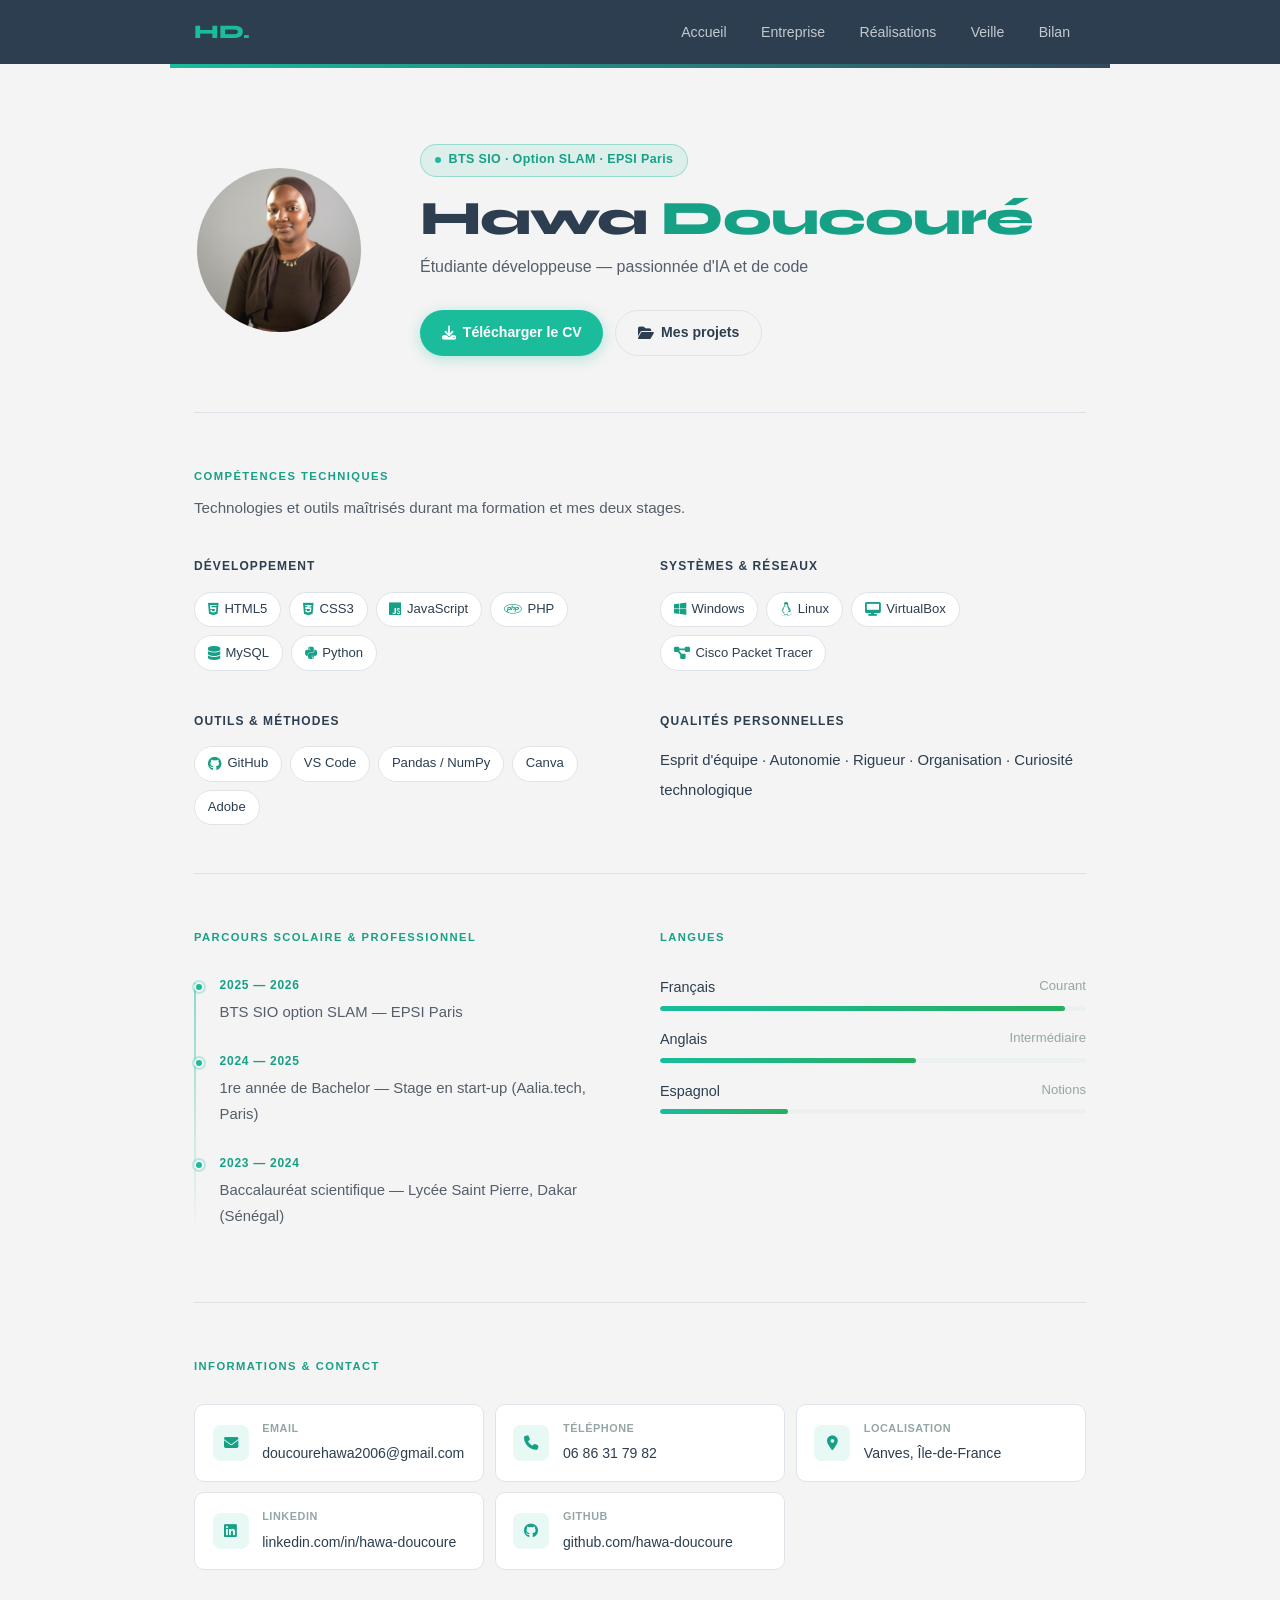
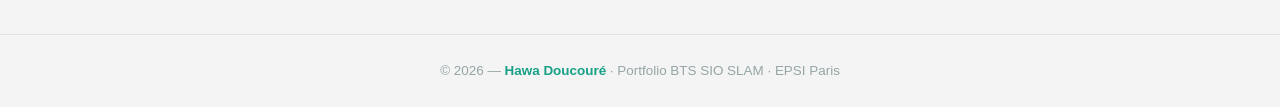
<file: index.html>
<!DOCTYPE html>
<html lang="fr">
<head>
  <meta charset="UTF-8">
  <meta name="viewport" content="width=device-width, initial-scale=1.0">
  <title>Hawa Doucouré — Portfolio BTS SIO SLAM</title>
  <link rel="stylesheet" href="css/style.css">
  <link rel="stylesheet" href="https://cdnjs.cloudflare.com/ajax/libs/font-awesome/6.5.0/css/all.min.css">
</head>
<body>

  <header>
    <nav>
      <span class="logo-nav">HD.</span>
      <ul>
        <li><a href="index.html" class="active">Accueil</a></li>
        <li><a href="stage.html">Entreprise</a></li>
        <li><a href="projet.html">Réalisations</a></li>
        <li><a href="veille.html">Veille</a></li>
        <li><a href="bilan.html">Bilan</a></li>
      </ul>
      <div class="hamburger"><span></span><span></span><span></span></div>
    </nav>
  </header>

  <main>

    <!-- HERO -->
    <section id="hero" style="border-top:none; padding-top:5rem">
      <div class="hero-photo">
        <img src="images/profil.png" alt="Photo de Hawa Doucouré">
      </div>
      <div class="hero-text">
        <div class="hero-badge">BTS SIO · Option SLAM · EPSI Paris</div>
        <h1>Hawa <span>Doucouré</span></h1>
        <h2>Étudiante développeuse — passionnée d'IA et de code</h2>
        <div class="hero-actions">
          <a href="files/CV_alternance_Hawa_Doucouré.pdf" download class="btn btn-primary">
            <i class="fas fa-download"></i> Télécharger le CV
          </a>
          <a href="projet.html" class="btn btn-ghost">
            <i class="fas fa-folder-open"></i> Mes projets
          </a>
        </div>
      </div>
    </section>

    <!-- COMPETENCES -->
    <section id="competences">
      <span class="s-label reveal">Compétences techniques</span>
      <p class="s-sub reveal">Technologies et outils maîtrisés durant ma formation et mes deux stages.</p>

      <div class="grid-2">
        <div class="reveal">
          <p style="font-size:.75rem;font-weight:600;text-transform:uppercase;letter-spacing:.09em;color:var(--text-light);margin-bottom:.9rem">Développement</p>
          <div class="skill-tags">
            <span class="tag"><i class="fab fa-html5"></i> HTML5</span>
            <span class="tag"><i class="fab fa-css3-alt"></i> CSS3</span>
            <span class="tag"><i class="fab fa-js"></i> JavaScript</span>
            <span class="tag"><i class="fab fa-php"></i> PHP</span>
            <span class="tag"><i class="fas fa-database"></i> MySQL</span>
            <span class="tag"><i class="fab fa-python"></i> Python</span>
          </div>
        </div>

        <div class="reveal">
          <p style="font-size:.75rem;font-weight:600;text-transform:uppercase;letter-spacing:.09em;color:var(--text-light);margin-bottom:.9rem">Systèmes & Réseaux</p>
          <div class="skill-tags">
            <span class="tag"><i class="fab fa-windows"></i> Windows</span>
            <span class="tag"><i class="fab fa-linux"></i> Linux</span>
            <span class="tag"><i class="fas fa-desktop"></i> VirtualBox</span>
            <span class="tag"><i class="fas fa-project-diagram"></i> Cisco Packet Tracer</span>
          </div>
        </div>

        <div class="reveal">
          <p style="font-size:.75rem;font-weight:600;text-transform:uppercase;letter-spacing:.09em;color:var(--text-light);margin-bottom:.9rem">Outils & Méthodes</p>
          <div class="skill-tags">
            <span class="tag"><i class="fab fa-github"></i> GitHub</span>
            <span class="tag">VS Code</span>
            <span class="tag">Pandas / NumPy</span>
            <span class="tag">Canva</span>
            <span class="tag">Adobe</span>
          </div>
        </div>

        <div class="reveal">
          <p style="font-size:.75rem;font-weight:600;text-transform:uppercase;letter-spacing:.09em;color:var(--text-light);margin-bottom:.9rem">Qualités personnelles</p>
          <p style="font-size:.93rem;color:var(--text-muted);line-height:2">
            Esprit d'équipe · Autonomie · Rigueur · Organisation · Curiosité technologique
          </p>
        </div>
      </div>
    </section>

    <!-- PARCOURS -->
    <section id="profil">
      <div class="grid-2">
        <div class="reveal">
          <span class="s-label">Parcours scolaire & professionnel</span>
          <div class="timeline" style="margin-top:1.2rem">
            <div class="etape">
              <h3>2025 — 2026</h3>
              <p>BTS SIO option SLAM — EPSI Paris</p>
            </div>
            <div class="etape">
              <h3>2024 — 2025</h3>
              <p>1re année de Bachelor — Stage en start-up (Aalia.tech, Paris)</p>
            </div>
            <div class="etape">
              <h3>2023 — 2024</h3>
              <p>Baccalauréat scientifique — Lycée Saint Pierre, Dakar (Sénégal)</p>
            </div>
          </div>
        </div>

        <div class="reveal">
          <span class="s-label">Langues</span>
          <div style="margin-top:1.2rem">
            <div class="lang-item">
              <div class="lang-label"><span>Français</span><span>Courant</span></div>
              <div class="lang-bar"><div class="lang-fill" style="width:95%"></div></div>
            </div>
            <div class="lang-item">
              <div class="lang-label"><span>Anglais</span><span>Intermédiaire</span></div>
              <div class="lang-bar"><div class="lang-fill" style="width:60%"></div></div>
            </div>
            <div class="lang-item">
              <div class="lang-label"><span>Espagnol</span><span>Notions</span></div>
              <div class="lang-bar"><div class="lang-fill" style="width:30%"></div></div>
            </div>
          </div>
        </div>
      </div>
    </section>

    <!-- CONTACT -->
    <section id="contact">
      <span class="s-label reveal">Informations & contact</span>
      <div class="contact-grid" style="margin-top:1.2rem">
        <div class="contact-item reveal">
          <div class="contact-icon"><i class="fas fa-envelope"></i></div>
          <div class="contact-info-text">
            <strong>Email</strong>
            <span>doucourehawa2006@gmail.com</span>
          </div>
        </div>
        <div class="contact-item reveal">
          <div class="contact-icon"><i class="fas fa-phone"></i></div>
          <div class="contact-info-text">
            <strong>Téléphone</strong>
            <span>06 86 31 79 82</span>
          </div>
        </div>
        <div class="contact-item reveal">
          <div class="contact-icon"><i class="fas fa-map-marker-alt"></i></div>
          <div class="contact-info-text">
            <strong>Localisation</strong>
            <span>Vanves, Île-de-France</span>
          </div>
        </div>
        <div class="contact-item reveal">
          <div class="contact-icon"><i class="fab fa-linkedin"></i></div>
          <div class="contact-info-text">
            <strong>LinkedIn</strong>
            <span>linkedin.com/in/hawa-doucoure</span>
          </div>
        </div>
        <div class="contact-item reveal">
          <div class="contact-icon"><i class="fab fa-github"></i></div>
          <div class="contact-info-text">
            <strong>GitHub</strong>
            <span>github.com/hawa-doucoure</span>
          </div>
        </div>
      </div>
    </section>

  </main>

  <footer>
    <p>© 2026 — <span>Hawa Doucouré</span> · Portfolio BTS SIO SLAM · EPSI Paris</p>
  </footer>

  <script src="js/main.js"></script>
</body>
</html>
</file>
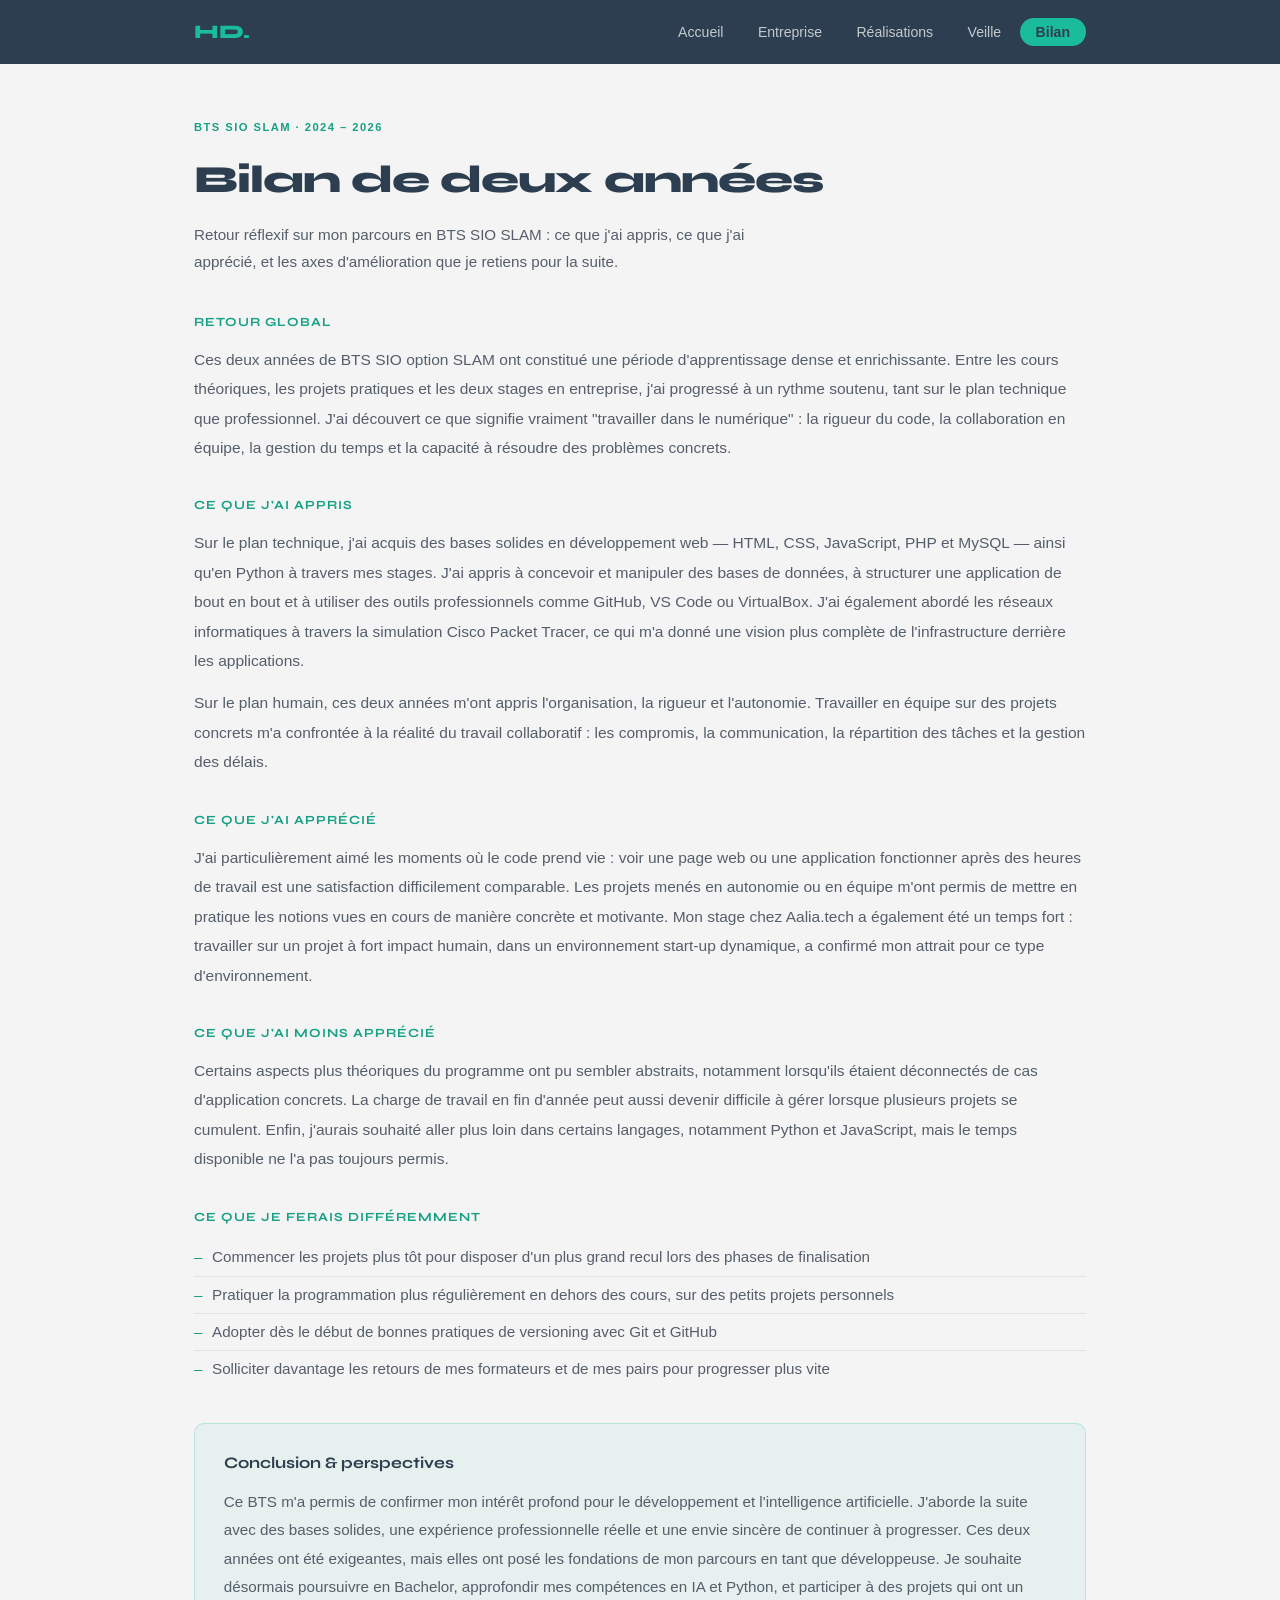
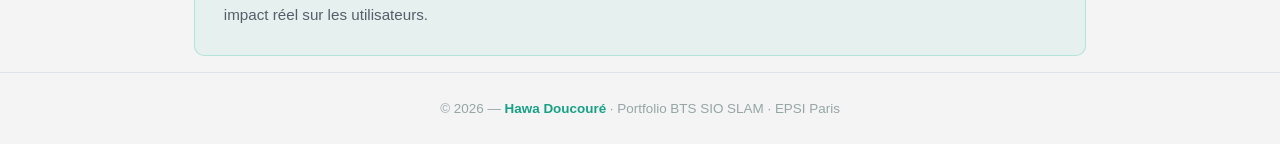
<file: bilan.html>
<!DOCTYPE html>
<html lang="fr">
<head>
  <meta charset="UTF-8">
  <meta name="viewport" content="width=device-width, initial-scale=1.0">
  <title>Bilan — Hawa Doucouré</title>
  <link rel="stylesheet" href="css/style.css">
  <link rel="stylesheet" href="https://cdnjs.cloudflare.com/ajax/libs/font-awesome/6.5.0/css/all.min.css">
</head>
<body>

  <header>
    <nav>
      <span class="logo-nav">HD.</span>
      <ul>
        <li><a href="index.html">Accueil</a></li>
        <li><a href="stage.html">Entreprise</a></li>
        <li><a href="projet.html">Réalisations</a></li>
        <li><a href="veille.html">Veille</a></li>
        <li><a href="bilan.html" class="active">Bilan</a></li>
      </ul>
      <div class="hamburger"><span></span><span></span><span></span></div>
    </nav>
  </header>

  <main>
    <section id="bilan" class="page-intro" style="border-top:none;">

      <span class="s-label reveal">BTS SIO SLAM · 2024 – 2026</span>
      <h1 style="font-family:'Syne',sans-serif;font-size:clamp(1.8rem,3vw,2.4rem);font-weight:800;letter-spacing:-.025em;margin-bottom:.6rem" class="reveal">Bilan de deux années</h1>
      <p class="s-sub reveal">Retour réflexif sur mon parcours en BTS SIO SLAM : ce que j'ai appris, ce que j'ai apprécié, et les axes d'amélioration que je retiens pour la suite.</p>

      <div class="bilan-prose reveal">

        <h3>Retour global</h3>
        <p>Ces deux années de BTS SIO option SLAM ont constitué une période d'apprentissage dense et enrichissante. Entre les cours théoriques, les projets pratiques et les deux stages en entreprise, j'ai progressé à un rythme soutenu, tant sur le plan technique que professionnel. J'ai découvert ce que signifie vraiment "travailler dans le numérique" : la rigueur du code, la collaboration en équipe, la gestion du temps et la capacité à résoudre des problèmes concrets.</p>

        <h3>Ce que j'ai appris</h3>
        <p>Sur le plan technique, j'ai acquis des bases solides en développement web — HTML, CSS, JavaScript, PHP et MySQL — ainsi qu'en Python à travers mes stages. J'ai appris à concevoir et manipuler des bases de données, à structurer une application de bout en bout et à utiliser des outils professionnels comme GitHub, VS Code ou VirtualBox. J'ai également abordé les réseaux informatiques à travers la simulation Cisco Packet Tracer, ce qui m'a donné une vision plus complète de l'infrastructure derrière les applications.</p>
        <p>Sur le plan humain, ces deux années m'ont appris l'organisation, la rigueur et l'autonomie. Travailler en équipe sur des projets concrets m'a confrontée à la réalité du travail collaboratif : les compromis, la communication, la répartition des tâches et la gestion des délais.</p>

        <h3>Ce que j'ai apprécié</h3>
        <p>J'ai particulièrement aimé les moments où le code prend vie : voir une page web ou une application fonctionner après des heures de travail est une satisfaction difficilement comparable. Les projets menés en autonomie ou en équipe m'ont permis de mettre en pratique les notions vues en cours de manière concrète et motivante. Mon stage chez Aalia.tech a également été un temps fort : travailler sur un projet à fort impact humain, dans un environnement start-up dynamique, a confirmé mon attrait pour ce type d'environnement.</p>

        <h3>Ce que j'ai moins apprécié</h3>
        <p>Certains aspects plus théoriques du programme ont pu sembler abstraits, notamment lorsqu'ils étaient déconnectés de cas d'application concrets. La charge de travail en fin d'année peut aussi devenir difficile à gérer lorsque plusieurs projets se cumulent. Enfin, j'aurais souhaité aller plus loin dans certains langages, notamment Python et JavaScript, mais le temps disponible ne l'a pas toujours permis.</p>

        <h3>Ce que je ferais différemment</h3>
        <ul>
          <li>Commencer les projets plus tôt pour disposer d'un plus grand recul lors des phases de finalisation</li>
          <li>Pratiquer la programmation plus régulièrement en dehors des cours, sur des petits projets personnels</li>
          <li>Adopter dès le début de bonnes pratiques de versioning avec Git et GitHub</li>
          <li>Solliciter davantage les retours de mes formateurs et de mes pairs pour progresser plus vite</li>
        </ul>

      </div>

      <div class="bilan-conclusion reveal">
        <h3>Conclusion & perspectives</h3>
        <p>Ce BTS m'a permis de confirmer mon intérêt profond pour le développement et l'intelligence artificielle. J'aborde la suite avec des bases solides, une expérience professionnelle réelle et une envie sincère de continuer à progresser. Ces deux années ont été exigeantes, mais elles ont posé les fondations de mon parcours en tant que développeuse. Je souhaite désormais poursuivre en Bachelor, approfondir mes compétences en IA et Python, et participer à des projets qui ont un impact réel sur les utilisateurs.</p>
      </div>

    </section>
  </main>

  <footer>
    <p>© 2026 — <span>Hawa Doucouré</span> · Portfolio BTS SIO SLAM · EPSI Paris</p>
  </footer>

  <script src="js/main.js"></script>
</body>
</html>
</file>
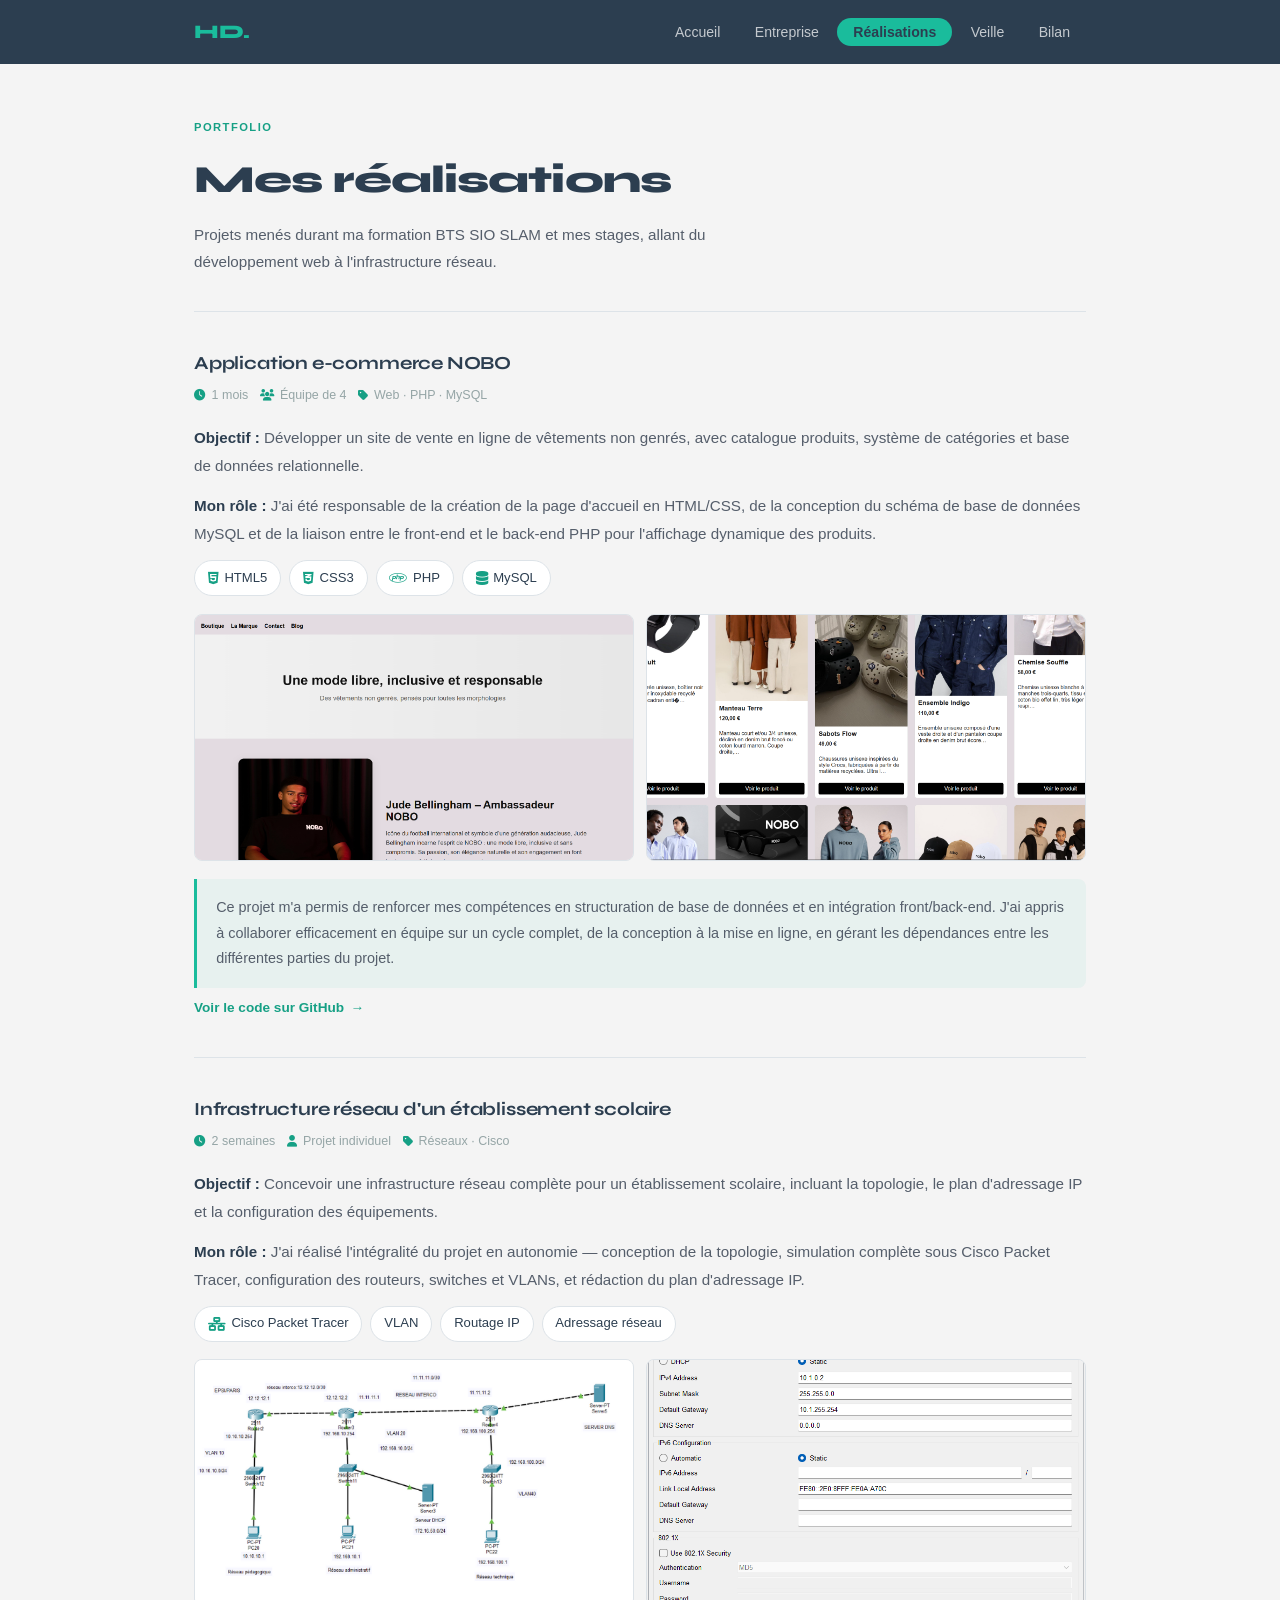
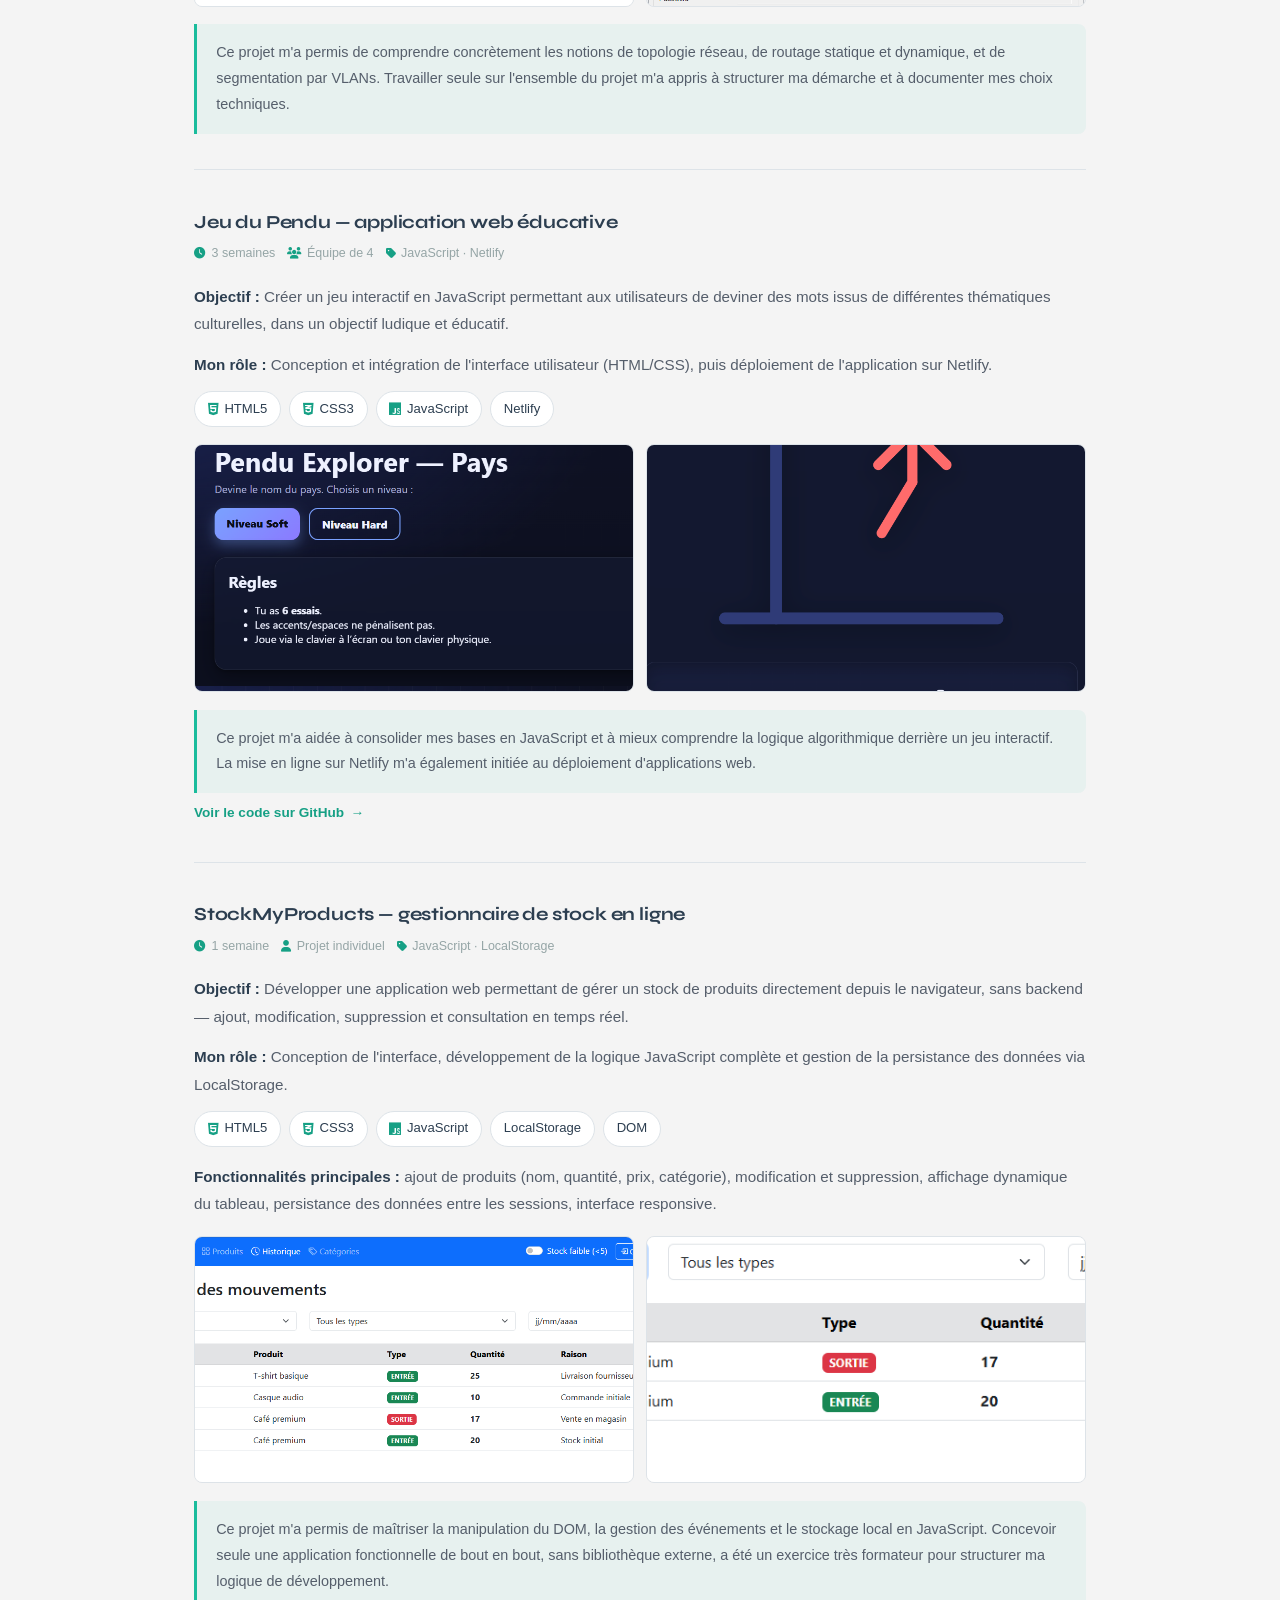
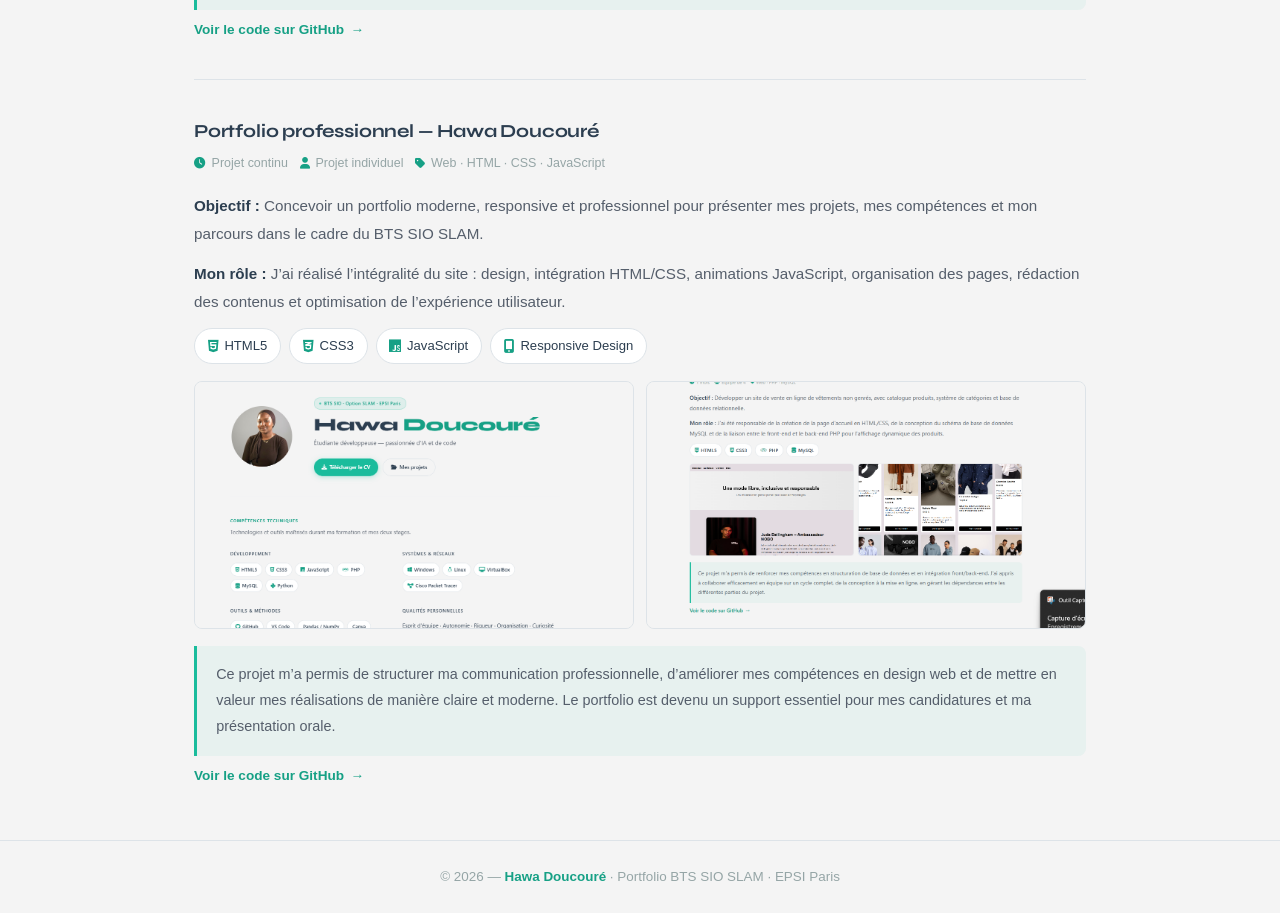
<file: projet.html>
<!DOCTYPE html>
<html lang="fr">
<head>
  <meta charset="UTF-8">
  <meta name="viewport" content="width=device-width, initial-scale=1.0">
  <title>Réalisations — Hawa Doucouré</title>
  <link rel="stylesheet" href="css/style.css">
  <link rel="stylesheet" href="https://cdnjs.cloudflare.com/ajax/libs/font-awesome/6.5.0/css/all.min.css">
</head>
<body>

  <header>
    <nav>
      <span class="logo-nav">HD.</span>
      <ul>
        <li><a href="index.html">Accueil</a></li>
        <li><a href="stage.html">Entreprise</a></li>
        <li><a href="projet.html" class="active">Réalisations</a></li>
        <li><a href="veille.html">Veille</a></li>
        <li><a href="bilan.html">Bilan</a></li>
      </ul>
      <div class="hamburger"><span></span><span></span><span></span></div>
    </nav>
  </header>

  <main>
    <section id="realisations" class="page-intro" style="border-top:none;">

      <span class="s-label reveal">Portfolio</span>
      <h1 style="font-family:'Syne',sans-serif;font-size:clamp(1.8rem,3vw,2.4rem);font-weight:800;letter-spacing:-.025em;margin-bottom:.6rem" class="reveal">Mes réalisations</h1>
      <p class="s-sub reveal">Projets menés durant ma formation BTS SIO SLAM et mes stages, allant du développement web à l'infrastructure réseau.</p>

      <!-- Projet 1 : NOBO -->
      <div class="projet-card reveal">
        <h2>Application e-commerce NOBO</h2>
        <div class="projet-meta">
          <span><i class="fas fa-clock"></i> 1 mois</span>
          <span><i class="fas fa-users"></i> Équipe de 4</span>
          <span><i class="fas fa-tag"></i> Web · PHP · MySQL</span>
        </div>

        <p><strong>Objectif :</strong> Développer un site de vente en ligne de vêtements non genrés, avec catalogue produits, système de catégories et base de données relationnelle.</p>
        <p><strong>Mon rôle :</strong> J'ai été responsable de la création de la page d'accueil en HTML/CSS, de la conception du schéma de base de données MySQL et de la liaison entre le front-end et le back-end PHP pour l'affichage dynamique des produits.</p>

        <div class="skill-tags" style="margin:.75rem 0 1rem">
          <span class="tag"><i class="fab fa-html5"></i> HTML5</span>
          <span class="tag"><i class="fab fa-css3-alt"></i> CSS3</span>
          <span class="tag"><i class="fab fa-php"></i> PHP</span>
          <span class="tag"><i class="fas fa-database"></i> MySQL</span>
        </div>

        <div class="image-row">
          <img src="images/image.png" alt="Page d'accueil NOBO">
          <img src="images/image copy.png" alt="Catalogue NOBO">
        </div>

        <div class="projet-bilan">
          Ce projet m'a permis de renforcer mes compétences en structuration de base de données et en intégration front/back-end. J'ai appris à collaborer efficacement en équipe sur un cycle complet, de la conception à la mise en ligne, en gérant les dépendances entre les différentes parties du projet.
        </div>

        <a href="https://github.com/Hawa221/NOBO-" target="_blank" class="read-link">Voir le code sur GitHub</a>
      </div>

      <!-- Projet 2 : Réseau -->
      <div class="projet-card reveal">
        <h2>Infrastructure réseau d'un établissement scolaire</h2>
        <div class="projet-meta">
          <span><i class="fas fa-clock"></i> 2 semaines</span>
          <span><i class="fas fa-user"></i> Projet individuel</span>
          <span><i class="fas fa-tag"></i> Réseaux · Cisco</span>
        </div>

        <p><strong>Objectif :</strong> Concevoir une infrastructure réseau complète pour un établissement scolaire, incluant la topologie, le plan d'adressage IP et la configuration des équipements.</p>
        <p><strong>Mon rôle :</strong> J'ai réalisé l'intégralité du projet en autonomie — conception de la topologie, simulation complète sous Cisco Packet Tracer, configuration des routeurs, switches et VLANs, et rédaction du plan d'adressage IP.</p>

        <div class="skill-tags" style="margin:.75rem 0 1rem">
          <span class="tag"><i class="fas fa-network-wired"></i> Cisco Packet Tracer</span>
          <span class="tag">VLAN</span>
          <span class="tag">Routage IP</span>
          <span class="tag">Adressage réseau</span>
        </div>

        <div class="image-row">
          <img src="images/image copy 4.png" alt="Topologie réseau simulée">
          <img src="images/image copy 5.png" alt="Configuration des équipements réseau">
        </div>

        <div class="projet-bilan">
          Ce projet m'a permis de comprendre concrètement les notions de topologie réseau, de routage statique et dynamique, et de segmentation par VLANs. Travailler seule sur l'ensemble du projet m'a appris à structurer ma démarche et à documenter mes choix techniques.
        </div>
      </div>

      <!-- Projet 3 : Pendu -->
      <div class="projet-card reveal">
        <h2>Jeu du Pendu — application web éducative</h2>
        <div class="projet-meta">
          <span><i class="fas fa-clock"></i> 3 semaines</span>
          <span><i class="fas fa-users"></i> Équipe de 4</span>
          <span><i class="fas fa-tag"></i> JavaScript · Netlify</span>
        </div>

        <p><strong>Objectif :</strong> Créer un jeu interactif en JavaScript permettant aux utilisateurs de deviner des mots issus de différentes thématiques culturelles, dans un objectif ludique et éducatif.</p>
        <p><strong>Mon rôle :</strong> Conception et intégration de l'interface utilisateur (HTML/CSS), puis déploiement de l'application sur Netlify.</p>

        <div class="skill-tags" style="margin:.75rem 0 1rem">
          <span class="tag"><i class="fab fa-html5"></i> HTML5</span>
          <span class="tag"><i class="fab fa-css3-alt"></i> CSS3</span>
          <span class="tag"><i class="fab fa-js"></i> JavaScript</span>
          <span class="tag">Netlify</span>
        </div>

        <div class="image-row">
          <img src="images/image copy 3.png" alt="Accueil du jeu du pendu">
          <img src="images/image copy 2.png" alt="Interface du jeu du pendu">
        </div>

        <div class="projet-bilan">
          Ce projet m'a aidée à consolider mes bases en JavaScript et à mieux comprendre la logique algorithmique derrière un jeu interactif. La mise en ligne sur Netlify m'a également initiée au déploiement d'applications web.
        </div>

        <a href="https://github.com/Hawa221/Pendu_Explorer" target="_blank" class="read-link">Voir le code sur GitHub</a>
      </div>

      <!-- Projet 4 : StockMyProducts -->
      <div class="projet-card reveal">
        <h2>StockMyProducts — gestionnaire de stock en ligne</h2>
        <div class="projet-meta">
          <span><i class="fas fa-clock"></i> 1 semaine</span>
          <span><i class="fas fa-user"></i> Projet individuel</span>
          <span><i class="fas fa-tag"></i> JavaScript · LocalStorage</span>
        </div>

        <p><strong>Objectif :</strong> Développer une application web permettant de gérer un stock de produits directement depuis le navigateur, sans backend — ajout, modification, suppression et consultation en temps réel.</p>
        <p><strong>Mon rôle :</strong> Conception de l'interface, développement de la logique JavaScript complète et gestion de la persistance des données via LocalStorage.</p>

        <div class="skill-tags" style="margin:.75rem 0 1rem">
          <span class="tag"><i class="fab fa-html5"></i> HTML5</span>
          <span class="tag"><i class="fab fa-css3-alt"></i> CSS3</span>
          <span class="tag"><i class="fab fa-js"></i> JavaScript</span>
          <span class="tag">LocalStorage</span>
          <span class="tag">DOM</span>
        </div>

        <p><strong>Fonctionnalités principales :</strong> ajout de produits (nom, quantité, prix, catégorie), modification et suppression, affichage dynamique du tableau, persistance des données entre les sessions, interface responsive.</p>

        <div class="image-row">
          <img src="images/image copy 6.png" alt="Interface StockMyProducts">
          <img src="images/image copy 7.png" alt="Gestion des produits">
        </div>

        <div class="projet-bilan">
          Ce projet m'a permis de maîtriser la manipulation du DOM, la gestion des événements et le stockage local en JavaScript. Concevoir seule une application fonctionnelle de bout en bout, sans bibliothèque externe, a été un exercice très formateur pour structurer ma logique de développement.
        </div>
         <a href="https://github.com/Hawa221/StockMyProducts" target="_blank" class="read-link">Voir le code sur GitHub</a>
      </div>


      <!-- Projet 5 : Portfolio -->
<div class="projet-card reveal">
  <h2>Portfolio professionnel — Hawa Doucouré</h2>
  <div class="projet-meta">
    <span><i class="fas fa-clock"></i> Projet continu</span>
    <span><i class="fas fa-user"></i> Projet individuel</span>
    <span><i class="fas fa-tag"></i> Web · HTML · CSS · JavaScript</span>
  </div>

  <p><strong>Objectif :</strong> Concevoir un portfolio moderne, responsive et professionnel pour présenter mes projets, mes compétences et mon parcours dans le cadre du BTS SIO SLAM.</p>

  <p><strong>Mon rôle :</strong> J’ai réalisé l’intégralité du site : design, intégration HTML/CSS, animations JavaScript, organisation des pages, rédaction des contenus et optimisation de l’expérience utilisateur.</p>

  <div class="skill-tags" style="margin:.75rem 0 1rem">
    <span class="tag"><i class="fab fa-html5"></i> HTML5</span>
    <span class="tag"><i class="fab fa-css3-alt"></i> CSS3</span>
    <span class="tag"><i class="fab fa-js"></i> JavaScript</span>
    <span class="tag"><i class="fas fa-mobile-alt"></i> Responsive Design</span>
  </div>

  <div class="image-row">
    <img src="images/image copy 8.png" alt="Page d'accueil du portfolio">
    <img src="images/image copy 9.png" alt="Section réalisations du portfolio">
  </div>

  <div class="projet-bilan">
    Ce projet m’a permis de structurer ma communication professionnelle, d’améliorer mes compétences en design web et de mettre en valeur mes réalisations de manière claire et moderne. Le portfolio est devenu un support essentiel pour mes candidatures et ma présentation orale.
  </div>

  <a href="https://github.com/Hawa221/Portfolio" target="_blank" class="read-link">Voir le code sur GitHub</a>
</div>




    </section>
  </main>

  <footer>
    <p>© 2026 — <span>Hawa Doucouré</span> · Portfolio BTS SIO SLAM · EPSI Paris</p>
  </footer>

  <script src="js/main.js"></script>
</body>
</html>
</file>
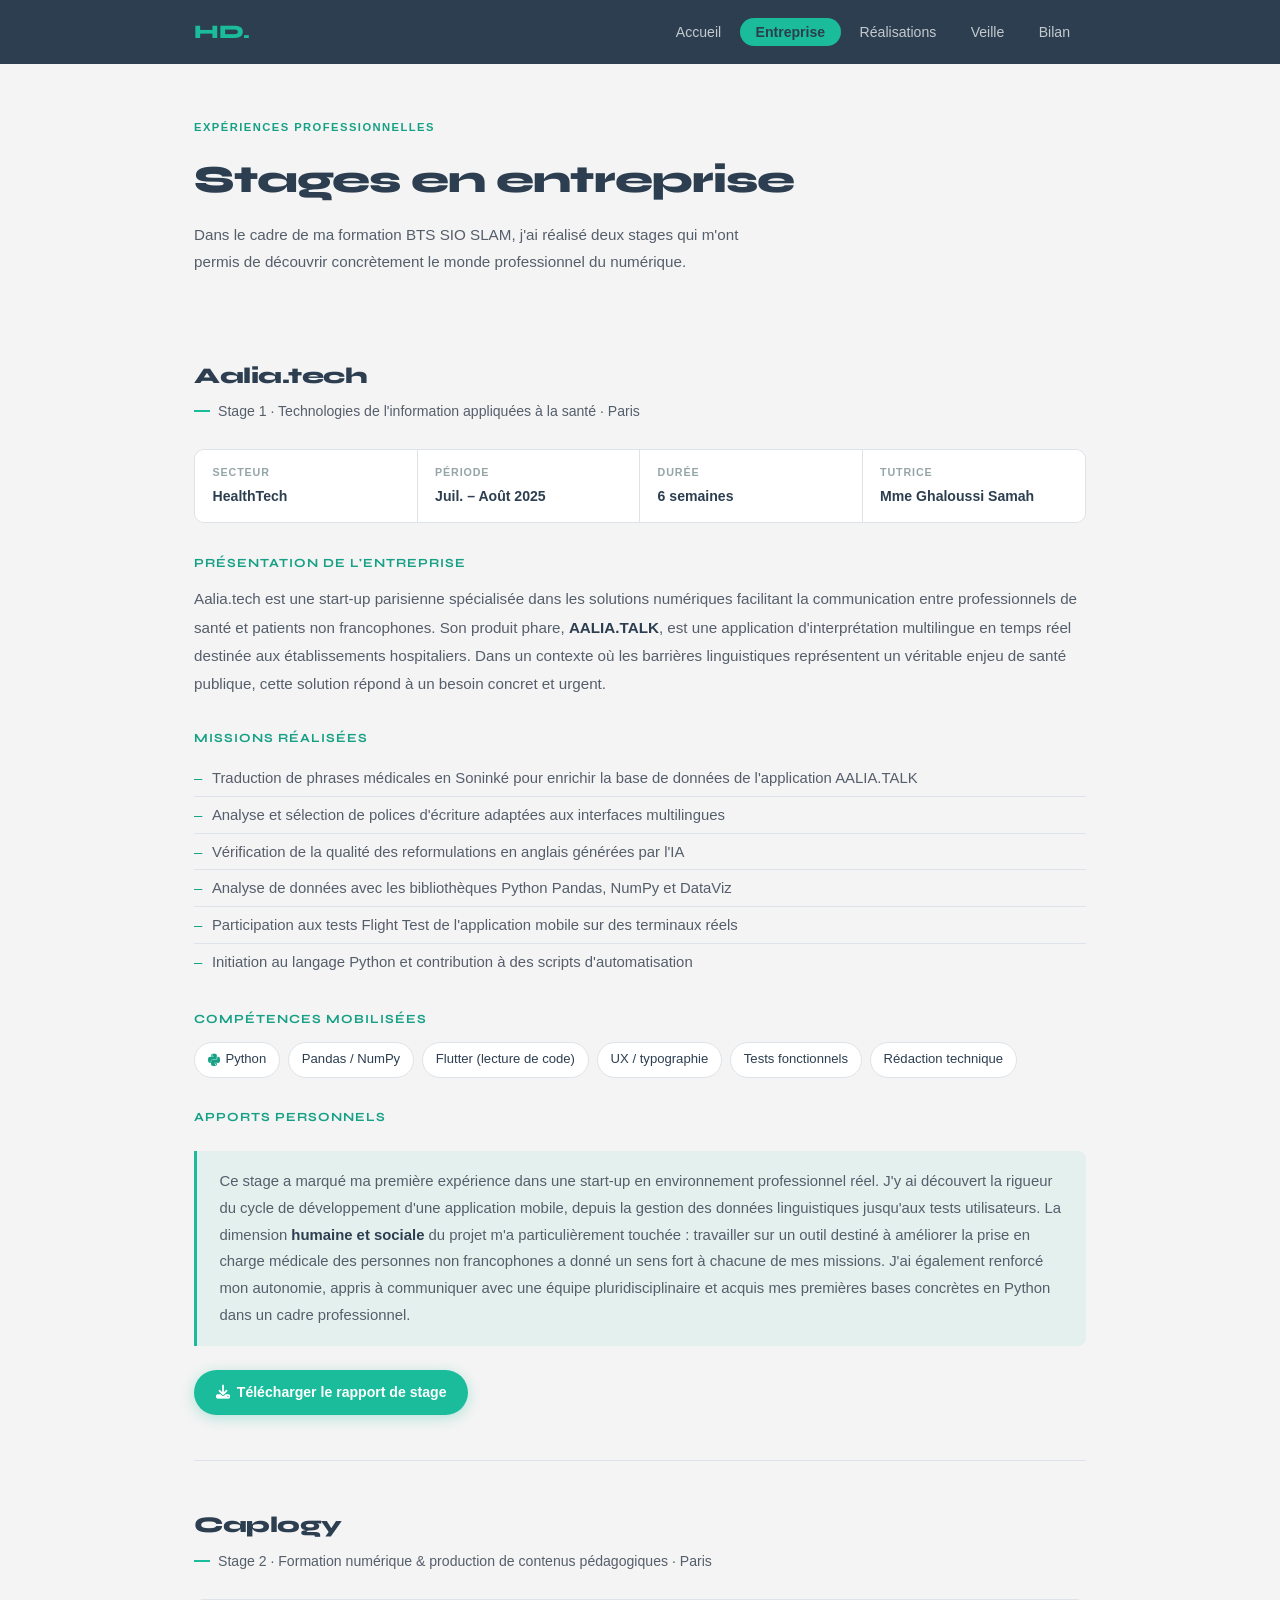
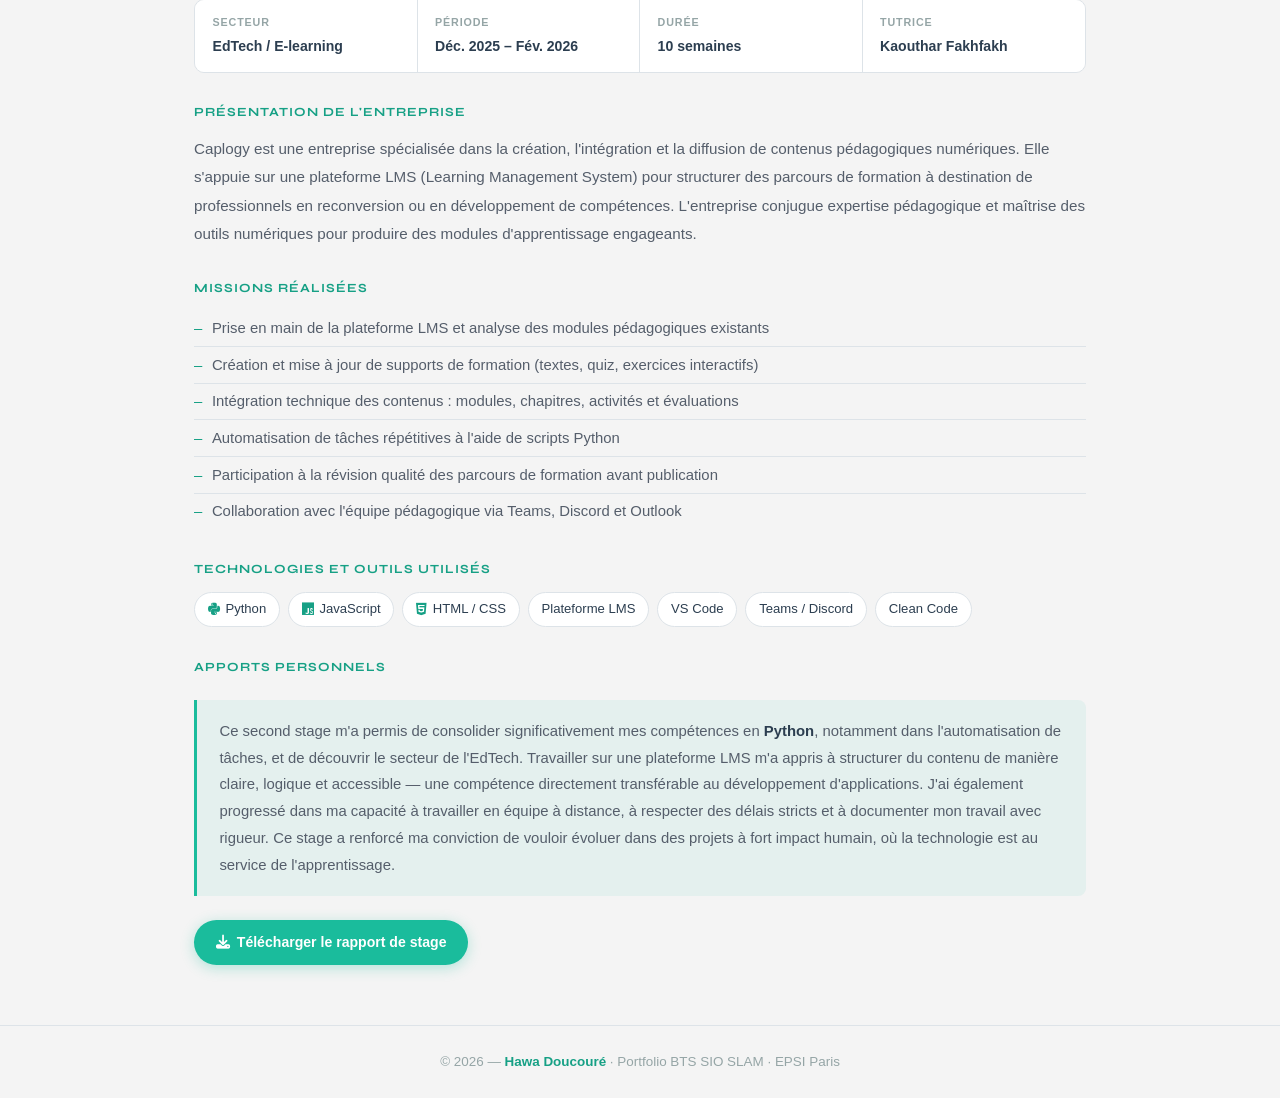
<file: stage.html>
<!DOCTYPE html>
<html lang="fr">
<head>
  <meta charset="UTF-8">
  <meta name="viewport" content="width=device-width, initial-scale=1.0">
  <title>Stages en entreprise — Hawa Doucouré</title>
  <link rel="stylesheet" href="css/style.css">
  <link rel="stylesheet" href="https://cdnjs.cloudflare.com/ajax/libs/font-awesome/6.5.0/css/all.min.css">
</head>
<body>

  <header>
    <nav>
      <span class="logo-nav">HD.</span>
      <ul>
        <li><a href="index.html">Accueil</a></li>
        <li><a href="stage.html" class="active">Entreprise</a></li>
        <li><a href="projet.html">Réalisations</a></li>
        <li><a href="veille.html">Veille</a></li>
        <li><a href="bilan.html">Bilan</a></li>
      </ul>
      <div class="hamburger"><span></span><span></span><span></span></div>
    </nav>
  </header>

  <main>

    <section class="page-intro" style="border-top:none;">
      <span class="s-label reveal">Expériences professionnelles</span>
      <h1 style="font-family:'Syne',sans-serif;font-size:clamp(1.8rem,3vw,2.4rem);font-weight:800;letter-spacing:-.025em;margin-bottom:.6rem" class="reveal">Stages en entreprise</h1>
      <p class="s-sub reveal">Dans le cadre de ma formation BTS SIO SLAM, j'ai réalisé deux stages qui m'ont permis de découvrir concrètement le monde professionnel du numérique.</p>
    </section>

    <!-- STAGE 1 -->
    <div class="stage-block reveal">

      <div class="stage-name">Aalia.tech</div>
      <p class="stage-sub">Stage 1 · Technologies de l'information appliquées à la santé · Paris</p>

      <div class="info-row">
        <div class="info-cell">
          <div class="lbl">Secteur</div>
          <div class="val">HealthTech</div>
        </div>
        <div class="info-cell">
          <div class="lbl">Période</div>
          <div class="val">Juil. – Août 2025</div>
        </div>
        <div class="info-cell">
          <div class="lbl">Durée</div>
          <div class="val">6 semaines</div>
        </div>
        <div class="info-cell">
          <div class="lbl">Tutrice</div>
          <div class="val">Mme Ghaloussi Samah</div>
        </div>
      </div>

      <div class="stage-prose">

        <h3>Présentation de l'entreprise</h3>
        <p>Aalia.tech est une start-up parisienne spécialisée dans les solutions numériques facilitant la communication entre professionnels de santé et patients non francophones. Son produit phare, <strong>AALIA.TALK</strong>, est une application d'interprétation multilingue en temps réel destinée aux établissements hospitaliers. Dans un contexte où les barrières linguistiques représentent un véritable enjeu de santé publique, cette solution répond à un besoin concret et urgent.</p>

        <h3>Missions réalisées</h3>
        <ul>
          <li>Traduction de phrases médicales en Soninké pour enrichir la base de données de l'application AALIA.TALK</li>
          <li>Analyse et sélection de polices d'écriture adaptées aux interfaces multilingues</li>
          <li>Vérification de la qualité des reformulations en anglais générées par l'IA</li>
          <li>Analyse de données avec les bibliothèques Python Pandas, NumPy et DataViz</li>
          <li>Participation aux tests Flight Test de l'application mobile sur des terminaux réels</li>
          <li>Initiation au langage Python et contribution à des scripts d'automatisation</li>
        </ul>

        <h3>Compétences mobilisées</h3>
        <div class="skill-tags" style="margin-bottom:1rem">
          <span class="tag"><i class="fab fa-python"></i> Python</span>
          <span class="tag">Pandas / NumPy</span>
          <span class="tag">Flutter (lecture de code)</span>
          <span class="tag">UX / typographie</span>
          <span class="tag">Tests fonctionnels</span>
          <span class="tag">Rédaction technique</span>
        </div>

        <h3>Apports personnels</h3>
      </div>

      <div class="apport-box">
        Ce stage a marqué ma première expérience dans une start-up en environnement professionnel réel. J'y ai découvert la rigueur du cycle de développement d'une application mobile, depuis la gestion des données linguistiques jusqu'aux tests utilisateurs. La dimension <strong>humaine et sociale</strong> du projet m'a particulièrement touchée : travailler sur un outil destiné à améliorer la prise en charge médicale des personnes non francophones a donné un sens fort à chacune de mes missions. J'ai également renforcé mon autonomie, appris à communiquer avec une équipe pluridisciplinaire et acquis mes premières bases concrètes en Python dans un cadre professionnel.
      </div>

      <div style="margin-top:1.5rem">
        <a href="files/Rapport de Stage EPSI-Aalia.tech Hawa Doucoure.pdf" class="btn btn-primary" download>
          <i class="fas fa-download"></i> Télécharger le rapport de stage
        </a>
      </div>

    </div>

    <!-- STAGE 2 -->
    <div class="stage-block reveal">

      <div class="stage-name">Caplogy</div>
      <p class="stage-sub">Stage 2 · Formation numérique & production de contenus pédagogiques · Paris</p>

      <div class="info-row">
        <div class="info-cell">
          <div class="lbl">Secteur</div>
          <div class="val">EdTech / E-learning</div>
        </div>
        <div class="info-cell">
          <div class="lbl">Période</div>
          <div class="val">Déc. 2025 – Fév. 2026</div>
        </div>
        <div class="info-cell">
          <div class="lbl">Durée</div>
          <div class="val">10 semaines</div>
        </div>
        <div class="info-cell">
          <div class="lbl">Tutrice</div>
          <div class="val">Kaouthar Fakhfakh</div>
        </div>
      </div>

      <div class="stage-prose">

        <h3>Présentation de l'entreprise</h3>
        <p>Caplogy est une entreprise spécialisée dans la création, l'intégration et la diffusion de contenus pédagogiques numériques. Elle s'appuie sur une plateforme LMS (Learning Management System) pour structurer des parcours de formation à destination de professionnels en reconversion ou en développement de compétences. L'entreprise conjugue expertise pédagogique et maîtrise des outils numériques pour produire des modules d'apprentissage engageants.</p>

        <h3>Missions réalisées</h3>
        <ul>
          <li>Prise en main de la plateforme LMS et analyse des modules pédagogiques existants</li>
          <li>Création et mise à jour de supports de formation (textes, quiz, exercices interactifs)</li>
          <li>Intégration technique des contenus : modules, chapitres, activités et évaluations</li>
          <li>Automatisation de tâches répétitives à l'aide de scripts Python</li>
          <li>Participation à la révision qualité des parcours de formation avant publication</li>
          <li>Collaboration avec l'équipe pédagogique via Teams, Discord et Outlook</li>
        </ul>

        <h3>Technologies et outils utilisés</h3>
        <div class="skill-tags" style="margin-bottom:1rem">
          <span class="tag"><i class="fab fa-python"></i> Python</span>
          <span class="tag"><i class="fab fa-js"></i> JavaScript</span>
          <span class="tag"><i class="fab fa-html5"></i> HTML / CSS</span>
          <span class="tag">Plateforme LMS</span>
          <span class="tag">VS Code</span>
          <span class="tag">Teams / Discord</span>
          <span class="tag">Clean Code</span>
        </div>

        <h3>Apports personnels</h3>
      </div>

      <div class="apport-box">
        Ce second stage m'a permis de consolider significativement mes compétences en <strong>Python</strong>, notamment dans l'automatisation de tâches, et de découvrir le secteur de l'EdTech. Travailler sur une plateforme LMS m'a appris à structurer du contenu de manière claire, logique et accessible — une compétence directement transférable au développement d'applications. J'ai également progressé dans ma capacité à travailler en équipe à distance, à respecter des délais stricts et à documenter mon travail avec rigueur. Ce stage a renforcé ma conviction de vouloir évoluer dans des projets à fort impact humain, où la technologie est au service de l'apprentissage.
      </div>

      <div style="margin-top:1.5rem">
        <a href="files/Rapport de Stage EPSI-Caplogy Hawa Doucoure.pdf" class="btn btn-primary" download>
          <i class="fas fa-download"></i> Télécharger le rapport de stage
        </a>
      </div>

    </div>

  </main>

  <footer>
    <p>© 2026 — <span>Hawa Doucouré</span> · Portfolio BTS SIO SLAM · EPSI Paris</p>
  </footer>

  <script src="js/main.js"></script>
</body>
</html>
</file>
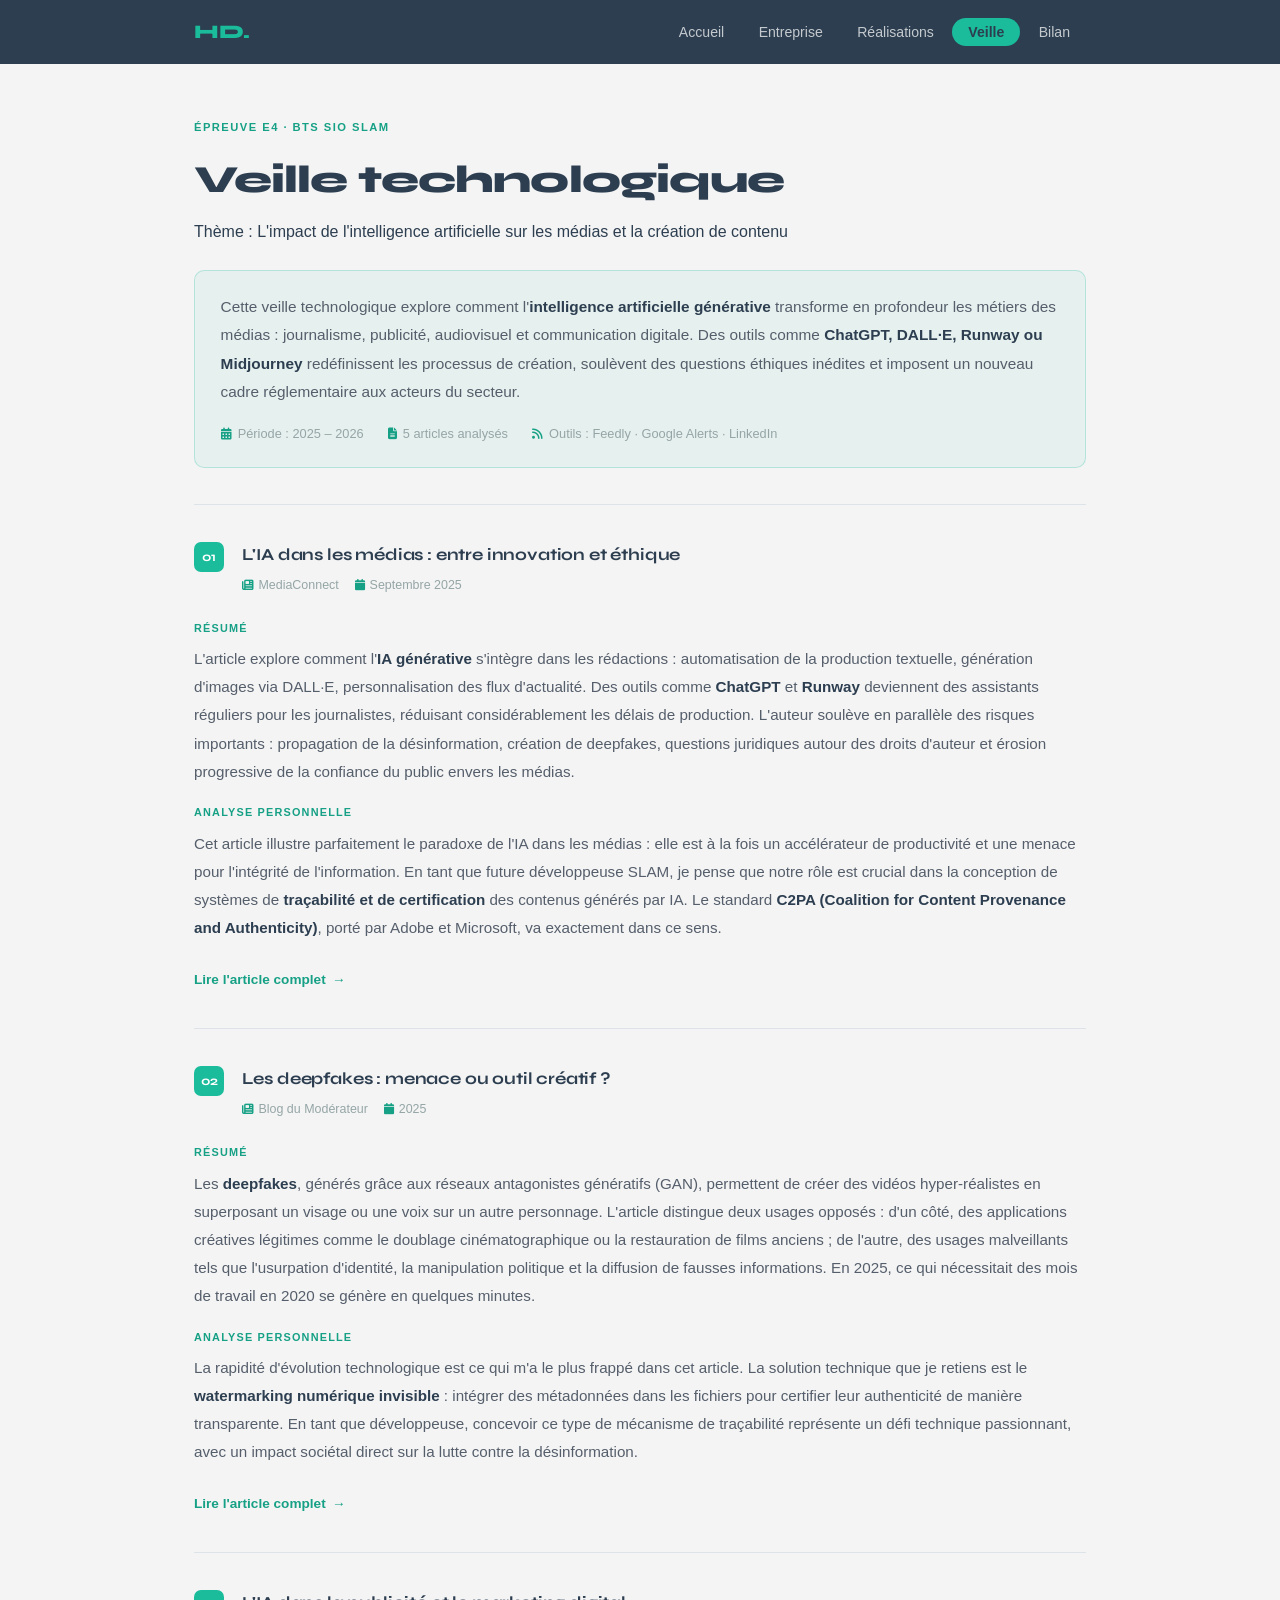
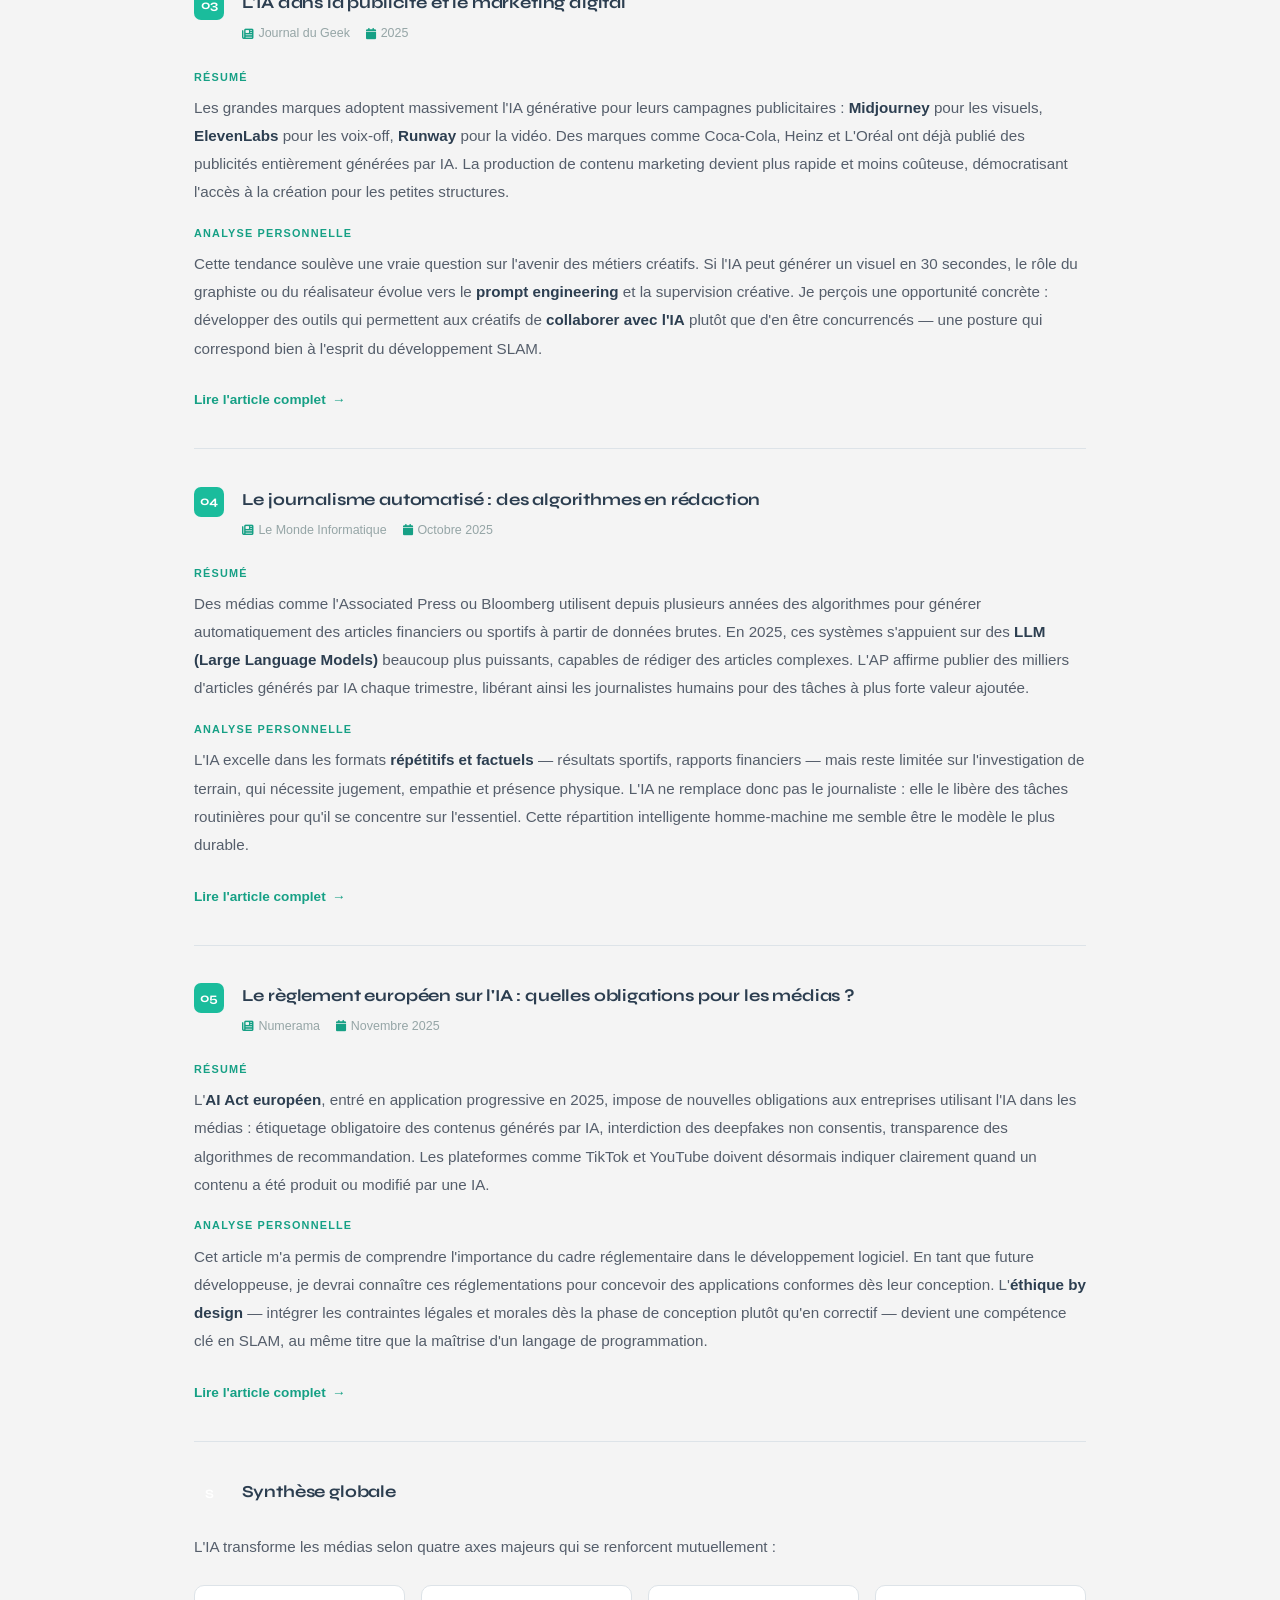
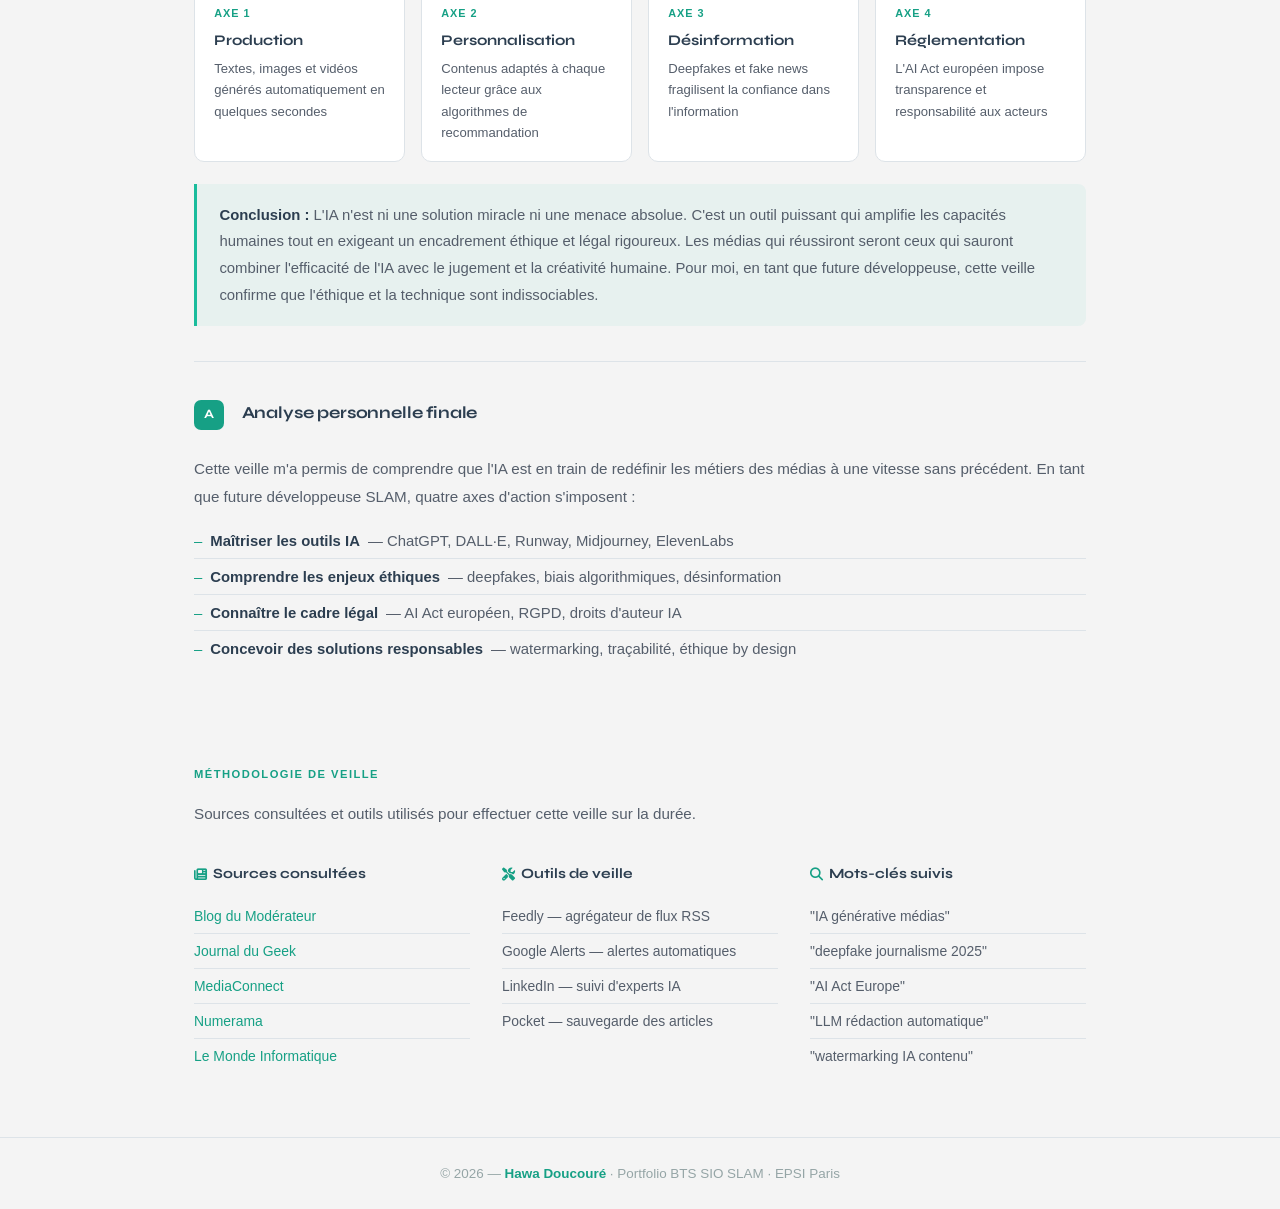
<file: veille.html>
<!DOCTYPE html>
<html lang="fr">
<head>
  <meta charset="UTF-8">
  <meta name="viewport" content="width=device-width, initial-scale=1.0">
  <title>Veille Technologique — Hawa Doucouré</title>
  <link rel="stylesheet" href="css/style.css">
  <link rel="stylesheet" href="https://cdnjs.cloudflare.com/ajax/libs/font-awesome/6.5.0/css/all.min.css">
</head>
<body>

  <header>
    <nav>
      <span class="logo-nav">HD.</span>
      <ul>
        <li><a href="index.html">Accueil</a></li>
        <li><a href="stage.html">Entreprise</a></li>
        <li><a href="projet.html">Réalisations</a></li>
        <li><a href="veille.html" class="active">Veille</a></li>
        <li><a href="bilan.html">Bilan</a></li>
      </ul>
      <div class="hamburger"><span></span><span></span><span></span></div>
    </nav>
  </header>

  <main>
    <section id="veille" class="page-intro" style="border-top:none;">

      <span class="s-label reveal">Épreuve E4 · BTS SIO SLAM</span>
      <h1 style="font-family:'Syne',sans-serif;font-size:clamp(1.8rem,3vw,2.4rem);font-weight:800;letter-spacing:-.025em;margin-bottom:.3rem" class="reveal">Veille technologique</h1>
      <p style="font-size:1rem;color:var(--accent);font-weight:500;margin-bottom:1.5rem" class="reveal">Thème : L'impact de l'intelligence artificielle sur les médias et la création de contenu</p>

      <div class="veille-intro reveal">
        <p>Cette veille technologique explore comment l'<strong>intelligence artificielle générative</strong> transforme en profondeur les métiers des médias : journalisme, publicité, audiovisuel et communication digitale. Des outils comme <strong>ChatGPT, DALL·E, Runway ou Midjourney</strong> redéfinissent les processus de création, soulèvent des questions éthiques inédites et imposent un nouveau cadre réglementaire aux acteurs du secteur.</p>
        <div class="veille-meta">
          <span><i class="fas fa-calendar-alt"></i> Période : 2025 – 2026</span>
          <span><i class="fas fa-file-alt"></i> 5 articles analysés</span>
          <span><i class="fas fa-rss"></i> Outils : Feedly · Google Alerts · LinkedIn</span>
        </div>
      </div>

      <!-- ARTICLE 1 -->
      <div class="fiche-veille reveal">
        <div class="fiche-header">
          <div class="fiche-num">01</div>
          <div class="fiche-title-group">
            <h3>L'IA dans les médias : entre innovation et éthique</h3>
            <div class="meta">
              <span><i class="fas fa-newspaper"></i> MediaConnect</span>
              <span><i class="fas fa-calendar"></i> Septembre 2025</span>
            </div>
          </div>
        </div>

        <div class="fiche-block">
          <div class="fiche-block-title">Résumé</div>
          <p>L'article explore comment l'<strong>IA générative</strong> s'intègre dans les rédactions : automatisation de la production textuelle, génération d'images via DALL·E, personnalisation des flux d'actualité. Des outils comme <strong>ChatGPT</strong> et <strong>Runway</strong> deviennent des assistants réguliers pour les journalistes, réduisant considérablement les délais de production. L'auteur soulève en parallèle des risques importants : propagation de la désinformation, création de deepfakes, questions juridiques autour des droits d'auteur et érosion progressive de la confiance du public envers les médias.</p>
        </div>

        <div class="fiche-block">
          <div class="fiche-block-title">Analyse personnelle</div>
          <p>Cet article illustre parfaitement le paradoxe de l'IA dans les médias : elle est à la fois un accélérateur de productivité et une menace pour l'intégrité de l'information. En tant que future développeuse SLAM, je pense que notre rôle est crucial dans la conception de systèmes de <strong>traçabilité et de certification</strong> des contenus générés par IA. Le standard <strong>C2PA (Coalition for Content Provenance and Authenticity)</strong>, porté par Adobe et Microsoft, va exactement dans ce sens.</p>
        </div>

        <a href="https://mediaconnect.com/lintelligence-artificielle-dans-les-medias-entre-innovation-et-ethique" target="_blank" class="read-link">Lire l'article complet</a>
      </div>

      <!-- ARTICLE 2 -->
      <div class="fiche-veille reveal">
        <div class="fiche-header">
          <div class="fiche-num">02</div>
          <div class="fiche-title-group">
            <h3>Les deepfakes : menace ou outil créatif ?</h3>
            <div class="meta">
              <span><i class="fas fa-newspaper"></i> Blog du Modérateur</span>
              <span><i class="fas fa-calendar"></i> 2025</span>
            </div>
          </div>
        </div>

        <div class="fiche-block">
          <div class="fiche-block-title">Résumé</div>
          <p>Les <strong>deepfakes</strong>, générés grâce aux réseaux antagonistes génératifs (GAN), permettent de créer des vidéos hyper-réalistes en superposant un visage ou une voix sur un autre personnage. L'article distingue deux usages opposés : d'un côté, des applications créatives légitimes comme le doublage cinématographique ou la restauration de films anciens ; de l'autre, des usages malveillants tels que l'usurpation d'identité, la manipulation politique et la diffusion de fausses informations. En 2025, ce qui nécessitait des mois de travail en 2020 se génère en quelques minutes.</p>
        </div>

        <div class="fiche-block">
          <div class="fiche-block-title">Analyse personnelle</div>
          <p>La rapidité d'évolution technologique est ce qui m'a le plus frappé dans cet article. La solution technique que je retiens est le <strong>watermarking numérique invisible</strong> : intégrer des métadonnées dans les fichiers pour certifier leur authenticité de manière transparente. En tant que développeuse, concevoir ce type de mécanisme de traçabilité représente un défi technique passionnant, avec un impact sociétal direct sur la lutte contre la désinformation.</p>
        </div>

        <a href="https://www.lebigdata.fr/les-deepfakes-sont-devenus-ultra-realistes-en-2025-et-maintenant-la-suite" target="_blank" class="read-link">Lire l'article complet</a>
      </div>

      <!-- ARTICLE 3 -->
      <div class="fiche-veille reveal">
        <div class="fiche-header">
          <div class="fiche-num">03</div>
          <div class="fiche-title-group">
            <h3>L'IA dans la publicité et le marketing digital</h3>
            <div class="meta">
              <span><i class="fas fa-newspaper"></i> Journal du Geek</span>
              <span><i class="fas fa-calendar"></i> 2025</span>
            </div>
          </div>
        </div>

        <div class="fiche-block">
          <div class="fiche-block-title">Résumé</div>
          <p>Les grandes marques adoptent massivement l'IA générative pour leurs campagnes publicitaires : <strong>Midjourney</strong> pour les visuels, <strong>ElevenLabs</strong> pour les voix-off, <strong>Runway</strong> pour la vidéo. Des marques comme Coca-Cola, Heinz et L'Oréal ont déjà publié des publicités entièrement générées par IA. La production de contenu marketing devient plus rapide et moins coûteuse, démocratisant l'accès à la création pour les petites structures.</p>
        </div>

        <div class="fiche-block">
          <div class="fiche-block-title">Analyse personnelle</div>
          <p>Cette tendance soulève une vraie question sur l'avenir des métiers créatifs. Si l'IA peut générer un visuel en 30 secondes, le rôle du graphiste ou du réalisateur évolue vers le <strong>prompt engineering</strong> et la supervision créative. Je perçois une opportunité concrète : développer des outils qui permettent aux créatifs de <strong>collaborer avec l'IA</strong> plutôt que d'en être concurrencés — une posture qui correspond bien à l'esprit du développement SLAM.</p>
        </div>

        <a href="https://www.journaldugeek.com/2025/12/10/mcdonalds-cette-pub-generee-par-ia-casse-deja-internet-pour-les-mauvaises-raisons/" target="_blank" class="read-link">Lire l'article complet</a>
      </div>

      <!-- ARTICLE 4 -->
      <div class="fiche-veille reveal">
        <div class="fiche-header">
          <div class="fiche-num">04</div>
          <div class="fiche-title-group">
            <h3>Le journalisme automatisé : des algorithmes en rédaction</h3>
            <div class="meta">
              <span><i class="fas fa-newspaper"></i> Le Monde Informatique</span>
              <span><i class="fas fa-calendar"></i> Octobre 2025</span>
            </div>
          </div>
        </div>

        <div class="fiche-block">
          <div class="fiche-block-title">Résumé</div>
          <p>Des médias comme l'Associated Press ou Bloomberg utilisent depuis plusieurs années des algorithmes pour générer automatiquement des articles financiers ou sportifs à partir de données brutes. En 2025, ces systèmes s'appuient sur des <strong>LLM (Large Language Models)</strong> beaucoup plus puissants, capables de rédiger des articles complexes. L'AP affirme publier des milliers d'articles générés par IA chaque trimestre, libérant ainsi les journalistes humains pour des tâches à plus forte valeur ajoutée.</p>
        </div>

        <div class="fiche-block">
          <div class="fiche-block-title">Analyse personnelle</div>
          <p>L'IA excelle dans les formats <strong>répétitifs et factuels</strong> — résultats sportifs, rapports financiers — mais reste limitée sur l'investigation de terrain, qui nécessite jugement, empathie et présence physique. L'IA ne remplace donc pas le journaliste : elle le libère des tâches routinières pour qu'il se concentre sur l'essentiel. Cette répartition intelligente homme-machine me semble être le modèle le plus durable.</p>
        </div>

        <a href="https://aivancity.ai/blog/quand-lintelligence-artificielle-fait-la-une-vers-un-journalisme-de-donnees-et-de-contenus-generatifs/" target="_blank" class="read-link">Lire l'article complet</a>
      </div>

      <!-- ARTICLE 5 -->
      <div class="fiche-veille reveal">
        <div class="fiche-header">
          <div class="fiche-num">05</div>
          <div class="fiche-title-group">
            <h3>Le règlement européen sur l'IA : quelles obligations pour les médias ?</h3>
            <div class="meta">
              <span><i class="fas fa-newspaper"></i> Numerama</span>
              <span><i class="fas fa-calendar"></i> Novembre 2025</span>
            </div>
          </div>
        </div>

        <div class="fiche-block">
          <div class="fiche-block-title">Résumé</div>
          <p>L'<strong>AI Act européen</strong>, entré en application progressive en 2025, impose de nouvelles obligations aux entreprises utilisant l'IA dans les médias : étiquetage obligatoire des contenus générés par IA, interdiction des deepfakes non consentis, transparence des algorithmes de recommandation. Les plateformes comme TikTok et YouTube doivent désormais indiquer clairement quand un contenu a été produit ou modifié par une IA.</p>
        </div>

        <div class="fiche-block">
          <div class="fiche-block-title">Analyse personnelle</div>
          <p>Cet article m'a permis de comprendre l'importance du cadre réglementaire dans le développement logiciel. En tant que future développeuse, je devrai connaître ces réglementations pour concevoir des applications conformes dès leur conception. L'<strong>éthique by design</strong> — intégrer les contraintes légales et morales dès la phase de conception plutôt qu'en correctif — devient une compétence clé en SLAM, au même titre que la maîtrise d'un langage de programmation.</p>
        </div>

        <a href="https://www.polytechnique-insights.com/tribunes/digital/le-fleau-des-manipulations-comment-lutter-contre-les-deep-fakes/" target="_blank" class="read-link">Lire l'article complet</a>
      </div>

      <!-- SYNTHÈSE -->
      <div class="fiche-veille reveal">
        <div class="fiche-header">
          <div class="fiche-num" style="background:var(--accent3)">S</div>
          <div class="fiche-title-group">
            <h3>Synthèse globale</h3>
          </div>
        </div>

        <p style="color:var(--muted);font-size:.95rem;margin-bottom:1.5rem">L'IA transforme les médias selon quatre axes majeurs qui se renforcent mutuellement :</p>

        <div class="axes-grid">
          <div class="axe">
            <div class="axe-label">Axe 1</div>
            <h4>Production</h4>
            <p>Textes, images et vidéos générés automatiquement en quelques secondes</p>
          </div>
          <div class="axe">
            <div class="axe-label">Axe 2</div>
            <h4>Personnalisation</h4>
            <p>Contenus adaptés à chaque lecteur grâce aux algorithmes de recommandation</p>
          </div>
          <div class="axe">
            <div class="axe-label">Axe 3</div>
            <h4>Désinformation</h4>
            <p>Deepfakes et fake news fragilisent la confiance dans l'information</p>
          </div>
          <div class="axe">
            <div class="axe-label">Axe 4</div>
            <h4>Réglementation</h4>
            <p>L'AI Act européen impose transparence et responsabilité aux acteurs</p>
          </div>
        </div>

        <div class="conclusion-strip">
          <strong>Conclusion :</strong> L'IA n'est ni une solution miracle ni une menace absolue. C'est un outil puissant qui amplifie les capacités humaines tout en exigeant un encadrement éthique et légal rigoureux. Les médias qui réussiront seront ceux qui sauront combiner l'efficacité de l'IA avec le jugement et la créativité humaine. Pour moi, en tant que future développeuse, cette veille confirme que l'éthique et la technique sont indissociables.
        </div>
      </div>

      <!-- ANALYSE PERSONNELLE FINALE -->
      <div class="fiche-veille reveal">
        <div class="fiche-header">
          <div class="fiche-num" style="background:var(--mint-d)">A</div>
          <div class="fiche-title-group">
            <h3>Analyse personnelle finale</h3>
          </div>
        </div>

        <div class="fiche-block">
          <p>Cette veille m'a permis de comprendre que l'IA est en train de redéfinir les métiers des médias à une vitesse sans précédent. En tant que future développeuse SLAM, quatre axes d'action s'imposent :</p>
          <ul style="margin-top:.75rem">
            <li><strong>Maîtriser les outils IA</strong> — ChatGPT, DALL·E, Runway, Midjourney, ElevenLabs</li>
            <li><strong>Comprendre les enjeux éthiques</strong> — deepfakes, biais algorithmiques, désinformation</li>
            <li><strong>Connaître le cadre légal</strong> — AI Act européen, RGPD, droits d'auteur IA</li>
            <li><strong>Concevoir des solutions responsables</strong> — watermarking, traçabilité, éthique by design</li>
          </ul>
        </div>
      </div>

      <!-- SOURCES & MÉTHODOLOGIE -->
      <section style="padding-top:2.5rem">
        <span class="s-label reveal">Méthodologie de veille</span>
        <p class="s-sub reveal" style="margin-top:.5rem">Sources consultées et outils utilisés pour effectuer cette veille sur la durée.</p>

        <div class="sources-grid reveal">
          <div class="source-block">
            <h4><i class="fas fa-newspaper"></i> Sources consultées</h4>
            <ul>
              <li><a href="https://www.blogdumoderateur.com" target="_blank">Blog du Modérateur</a></li>
              <li><a href="https://www.journaldugeek.com" target="_blank">Journal du Geek</a></li>
              <li><a href="https://mediaconnect.com" target="_blank">MediaConnect</a></li>
              <li><a href="https://www.numerama.com" target="_blank">Numerama</a></li>
              <li><a href="https://www.lemondeinformatique.fr" target="_blank">Le Monde Informatique</a></li>
            </ul>
          </div>
          <div class="source-block">
            <h4><i class="fas fa-tools"></i> Outils de veille</h4>
            <ul>
              <li>Feedly — agrégateur de flux RSS</li>
              <li>Google Alerts — alertes automatiques</li>
              <li>LinkedIn — suivi d'experts IA</li>
              <li>Pocket — sauvegarde des articles</li>
            </ul>
          </div>
          <div class="source-block">
            <h4><i class="fas fa-search"></i> Mots-clés suivis</h4>
            <ul>
              <li>"IA générative médias"</li>
              <li>"deepfake journalisme 2025"</li>
              <li>"AI Act Europe"</li>
              <li>"LLM rédaction automatique"</li>
              <li>"watermarking IA contenu"</li>
            </ul>
          </div>
        </div>
      </section>

    </section>
  </main>

  <footer>
    <p>© 2026 — <span>Hawa Doucouré</span> · Portfolio BTS SIO SLAM · EPSI Paris</p>
  </footer>

  <script src="js/main.js"></script>
</body>
</html>
</file>
<file: css/style.css>
/* ===========================
   IMPORTS
=========================== */
@import url('https://fonts.googleapis.com/css2?family=Syne:wght@600;700;800&family=Segoe+UI:wght@300;400;500&display=swap');

:root {
  --navy:    #2c3e50;
  --navy-d:  #1a252f;
  --navy-l:  #34495e;
  --mint:    #1abc9c;
  --mint-d:  #16a085;
  --mint-l:  #a8e6d9;
  --bg:      #f4f4f4;
  --bg2:     #ecf0f1;
  --white:   #ffffff;
  --text:    #2c3e50;
  --muted:   #555e6b;
  --light:   #95a5a6;
  --border:  #dde3e8;
  --nav-h:   64px;
  --radius:  10px;
  --max-w:   940px;
}

/* ===========================
   RESET & BASE
=========================== */
*, *::before, *::after { margin: 0; padding: 0; box-sizing: border-box; }
html { scroll-behavior: smooth; }

body {
  font-family: 'Segoe UI', Roboto, sans-serif;
  background: var(--bg);
  color: var(--text);
  line-height: 1.75;
  overflow-x: hidden;
}

a { color: inherit; text-decoration: none; }
ul { list-style: none; }
img { max-width: 100%; display: block; }
strong { font-weight: 600; color: var(--navy); }

/* ===========================
   NAVIGATION
=========================== */
header {
  position: fixed;
  top: 0; left: 0; right: 0;
  height: var(--nav-h);
  background: var(--navy);
  z-index: 200;
  transition: box-shadow 0.3s, background 0.3s;
}
header.scrolled {
  background: var(--navy-d);
  box-shadow: 0 4px 24px rgba(0,0,0,0.22);
}

nav {
  max-width: var(--max-w);
  margin: 0 auto;
  height: 100%;
  display: flex;
  align-items: center;
  justify-content: space-between;
  padding: 0 1.5rem;
}

.logo-nav {
  font-family: 'Syne', sans-serif;
  font-weight: 800;
  font-size: 1.2rem;
  color: var(--mint);
  letter-spacing: -0.01em;
}

nav ul {
  display: flex;
  gap: 0.15rem;
  align-items: center;
}
nav ul li a {
  padding: 0.4rem 1rem;
  border-radius: 30px;
  font-size: 0.88rem;
  font-weight: 500;
  color: rgba(255,255,255,0.72);
  transition: all 0.22s ease;
}
nav ul li a:hover {
  color: white;
  background: rgba(255,255,255,0.1);
}
nav ul li a.active {
  color: var(--navy);
  background: var(--mint);
  font-weight: 600;
}

.hamburger {
  display: none;
  flex-direction: column;
  gap: 5px;
  cursor: pointer;
}
.hamburger span {
  display: block;
  width: 23px; height: 2px;
  background: white;
  border-radius: 2px;
  transition: all 0.28s ease;
}
.hamburger.open span:nth-child(1) { transform: translateY(7px) rotate(45deg); }
.hamburger.open span:nth-child(2) { opacity: 0; transform: scaleX(0); }
.hamburger.open span:nth-child(3) { transform: translateY(-7px) rotate(-45deg); }

/* ===========================
   MAIN LAYOUT
=========================== */
main {
  padding-top: var(--nav-h);
  max-width: var(--max-w);
  margin: 0 auto;
  padding-left: 1.5rem;
  padding-right: 1.5rem;
}

/* ===========================
   HERO
=========================== */
#hero {
  display: flex;
  align-items: center;
  gap: 3.5rem;
  padding: 4.5rem 0 3.5rem;
  position: relative;
}

/* animated gradient bar behind hero */
#hero::before {
  content: '';
  position: absolute;
  top: 0; left: -1.5rem; right: -1.5rem; height: 4px;
  background: linear-gradient(90deg, var(--mint), var(--navy-l), var(--mint));
  background-size: 200% 100%;
  animation: shimmer 3s linear infinite;
}
@keyframes shimmer { to { background-position: -200% 0; } }

.hero-photo {
  flex-shrink: 0;
  position: relative;
}
.hero-ring {
  position: absolute;
  inset: -5px;
  border-radius: 50%;
  border: 2.5px solid transparent;
  background: linear-gradient(135deg, var(--mint), var(--navy-l)) border-box;
  -webkit-mask: linear-gradient(#fff 0 0) padding-box, linear-gradient(#fff 0 0);
  -webkit-mask-composite: destination-out;
  mask-composite: exclude;
  animation: spin-ring 8s linear infinite;
}
@keyframes spin-ring { to { transform: rotate(360deg); } }

.hero-photo img {
  width: 170px; height: 170px;
  border-radius: 50%;
  object-fit: cover;
  border: 3.5px solid var(--bg);
  display: block;
}

.hero-text { flex: 1; }

.hero-badge {
  display: inline-flex;
  align-items: center;
  gap: 0.5rem;
  padding: 0.28rem 0.85rem;
  background: rgba(26,188,156,0.1);
  border: 1px solid rgba(26,188,156,0.35);
  border-radius: 30px;
  font-size: 0.78rem;
  color: var(--mint-d);
  font-weight: 600;
  letter-spacing: 0.03em;
  margin-bottom: 1rem;
  opacity: 0;
  animation: fadeUp 0.5s 0.1s ease forwards;
}
.hero-badge::before {
  content: '';
  width: 6px; height: 6px;
  background: var(--mint);
  border-radius: 50%;
  animation: pulse-dot 2s infinite;
}
@keyframes pulse-dot { 0%,100%{opacity:1;transform:scale(1)} 50%{opacity:.4;transform:scale(.7)} }

.hero-text h1 {
  font-family: 'Syne', sans-serif;
  font-size: clamp(2rem, 4.5vw, 3rem);
  font-weight: 800;
  line-height: 1.1;
  letter-spacing: -0.02em;
  color: var(--navy);
  margin-bottom: 0.45rem;
  opacity: 0;
  animation: fadeUp 0.5s 0.18s ease forwards;
}
.hero-text h1 span { color: var(--mint-d); }

.hero-text h2 {
  font-size: 1rem;
  font-weight: 400;
  color: var(--muted);
  margin-bottom: 1.8rem;
  opacity: 0;
  animation: fadeUp 0.5s 0.26s ease forwards;
}

.hero-actions {
  display: flex;
  gap: 0.75rem;
  flex-wrap: wrap;
  opacity: 0;
  animation: fadeUp 0.5s 0.34s ease forwards;
}

/* ===========================
   BUTTONS
=========================== */
.btn {
  display: inline-flex;
  align-items: center;
  gap: 0.45rem;
  padding: 0.62rem 1.35rem;
  border-radius: 30px;
  font-size: 0.88rem;
  font-weight: 600;
  transition: all 0.22s ease;
  cursor: pointer;
  border: none;
  font-family: inherit;
}
.btn-primary {
  background: var(--mint);
  color: white;
  box-shadow: 0 3px 14px rgba(26,188,156,0.3);
}
.btn-primary:hover {
  background: var(--mint-d);
  transform: translateY(-2px);
  box-shadow: 0 6px 20px rgba(26,188,156,0.4);
}
.btn-ghost {
  background: transparent;
  color: var(--navy);
  border: 1.5px solid var(--border);
}
.btn-ghost:hover {
  border-color: var(--navy);
  background: rgba(44,62,80,0.05);
  transform: translateY(-2px);
}

/* ===========================
   SECTIONS
=========================== */
section {
  padding: 3rem 0;
  border-top: 1px solid var(--border);
}
section:first-of-type { border-top: none; }

.s-label {
  display: inline-block;
  font-size: 0.7rem;
  font-weight: 700;
  letter-spacing: 0.13em;
  text-transform: uppercase;
  color: var(--mint-d);
  margin-bottom: 0.5rem;
}
.s-title {
  font-family: 'Syne', sans-serif;
  font-size: 1.5rem;
  font-weight: 700;
  letter-spacing: -0.015em;
  color: var(--navy);
  margin-bottom: 0.4rem;
}
.s-sub {
  color: var(--muted);
  font-size: 0.95rem;
  max-width: 560px;
  margin-bottom: 2.2rem;
}

/* ===========================
   SKILL TAGS
=========================== */
.skill-tags { display: flex; flex-wrap: wrap; gap: 0.5rem; }
.tag {
  display: inline-flex;
  align-items: center;
  gap: 0.35rem;
  padding: 0.33rem 0.8rem;
  background: var(--white);
  border: 1.5px solid var(--border);
  border-radius: 30px;
  font-size: 0.82rem;
  color: var(--navy);
  font-weight: 500;
  transition: all 0.2s;
  cursor: default;
}
.tag:hover {
  border-color: var(--mint);
  color: var(--mint-d);
  background: rgba(26,188,156,0.06);
  transform: translateY(-1px);
  box-shadow: 0 3px 10px rgba(26,188,156,0.15);
}
.tag i { color: var(--mint-d); font-size: 0.88rem; }

/* ===========================
   2-COL GRID
=========================== */
.grid-2 {
  display: grid;
  grid-template-columns: repeat(auto-fit, minmax(290px, 1fr));
  gap: 2.5rem;
}

/* ===========================
   TIMELINE
=========================== */
.timeline { position: relative; padding-left: 1.6rem; }
.timeline::before {
  content: '';
  position: absolute;
  left: 0; top: 8px; bottom: 0;
  width: 2px;
  background: linear-gradient(to bottom, var(--mint), transparent);
  opacity: 0.5;
}
.etape { position: relative; margin-bottom: 1.6rem; }
.etape::before {
  content: '';
  position: absolute;
  left: -1.6rem; top: 7px;
  width: 10px; height: 10px;
  border-radius: 50%;
  background: var(--mint);
  border: 2px solid var(--bg);
  box-shadow: 0 0 0 2px rgba(26,188,156,0.25);
}
.etape h3 {
  font-size: 0.75rem;
  font-weight: 700;
  color: var(--mint-d);
  letter-spacing: 0.06em;
  text-transform: uppercase;
  margin-bottom: 0.2rem;
}
.etape p { color: var(--muted); font-size: 0.93rem; }

/* ===========================
   LANG BARS
=========================== */
.lang-item { margin-bottom: 1rem; }
.lang-label {
  display: flex;
  justify-content: space-between;
  margin-bottom: 0.35rem;
  font-size: 0.9rem;
  font-weight: 500;
}
.lang-label span:last-child { color: var(--light); font-size: 0.82rem; font-weight: 400; }
.lang-bar {
  height: 5px;
  background: var(--bg2);
  border-radius: 50px;
  overflow: hidden;
}
.lang-fill {
  height: 100%;
  border-radius: 50px;
  background: linear-gradient(90deg, var(--mint), #27ae60);
  width: 0;
  transition: width 1.1s cubic-bezier(.4,0,.2,1);
}

/* ===========================
   CONTACT
=========================== */
.contact-grid {
  display: grid;
  grid-template-columns: repeat(auto-fit, minmax(230px, 1fr));
  gap: 0.65rem;
}
.contact-item {
  display: flex;
  align-items: center;
  gap: 0.85rem;
  padding: 0.85rem 1.1rem;
  background: var(--white);
  border: 1.5px solid var(--border);
  border-radius: var(--radius);
  transition: all 0.22s;
}
.contact-item:hover {
  border-color: var(--mint);
  transform: translateY(-2px);
  box-shadow: 0 4px 16px rgba(26,188,156,0.15);
}
.contact-icon {
  width: 36px; height: 36px;
  background: rgba(26,188,156,0.1);
  border-radius: 8px;
  display: flex; align-items: center; justify-content: center;
  color: var(--mint-d);
  font-size: 0.9rem;
  flex-shrink: 0;
}
.contact-info-text strong {
  display: block;
  font-size: 0.68rem;
  color: var(--light);
  letter-spacing: 0.05em;
  text-transform: uppercase;
  font-weight: 600;
  margin-bottom: 0.1rem;
}
.contact-info-text span { font-size: 0.88rem; color: var(--navy); font-weight: 400; }

/* ===========================
   PROJETS
=========================== */
.projet-card {
  padding: 2.2rem 0;
  border-top: 1px solid var(--border);
}
.projet-card h2 {
  font-family: 'Syne', sans-serif;
  font-size: 1.15rem;
  font-weight: 700;
  color: var(--navy);
  margin-bottom: 0.35rem;
  letter-spacing: -0.01em;
}
.projet-meta {
  display: flex;
  flex-wrap: wrap;
  gap: 0.75rem;
  margin-bottom: 1.1rem;
}
.projet-meta span {
  display: flex; align-items: center; gap: 0.35rem;
  font-size: 0.78rem; color: var(--light);
}
.projet-meta i { font-size: 0.72rem; color: var(--mint-d); }
.projet-card p {
  color: var(--muted); font-size: 0.95rem;
  line-height: 1.82; margin-bottom: 0.8rem;
}
.projet-bilan {
  margin-top: 1rem;
  padding: 1rem 1.2rem;
  background: rgba(26,188,156,0.06);
  border-left: 3px solid var(--mint);
  border-radius: 0 8px 8px 0;
  font-size: 0.9rem;
  color: var(--muted);
  line-height: 1.8;
}
.image-row {
  display: grid;
  grid-template-columns: 1fr 1fr;
  gap: 0.75rem;
  margin: 1.1rem 0;
}
.image-row img {
  border-radius: 8px;
  border: 1.5px solid var(--border);
  width: 100%; aspect-ratio: 16/9; object-fit: cover;
  transition: transform 0.25s, box-shadow 0.25s;
}
.image-row img:hover {
  transform: scale(1.02);
  box-shadow: 0 8px 24px rgba(0,0,0,0.1);
}
.read-link {
  display: inline-flex; align-items: center; gap: 0.4rem;
  font-size: 0.85rem; color: var(--mint-d); font-weight: 600;
  margin-top: 0.5rem; transition: gap 0.2s;
}
.read-link:hover { gap: 0.65rem; }
.read-link::after { content: '→'; }

/* ===========================
   VEILLE
=========================== */
.veille-intro {
  padding: 1.4rem 1.6rem;
  background: rgba(26,188,156,0.06);
  border: 1.5px solid rgba(26,188,156,0.25);
  border-radius: var(--radius);
  margin-bottom: 2.2rem;
}
.veille-intro p { color: var(--muted); font-size: 0.96rem; line-height: 1.85; }
.veille-meta {
  display: flex; gap: 1.5rem; flex-wrap: wrap; margin-top: 1rem;
}
.veille-meta span {
  display: flex; align-items: center; gap: 0.38rem;
  font-size: 0.8rem; color: var(--light);
}
.veille-meta i { color: var(--mint-d); font-size: 0.75rem; }

.fiche-veille {
  padding: 2.2rem 0;
  border-top: 1px solid var(--border);
}
.fiche-header {
  display: flex; align-items: flex-start;
  gap: 1.1rem; margin-bottom: 1.4rem;
}
.fiche-num {
  display: inline-flex; align-items: center; justify-content: center;
  width: 30px; height: 30px;
  background: var(--mint);
  border-radius: 7px;
  font-family: 'Syne', sans-serif;
  font-weight: 700; font-size: 0.8rem; color: white;
  flex-shrink: 0; margin-top: 2px;
}
.fiche-title-group { flex: 1; }
.fiche-title-group h3 {
  font-family: 'Syne', sans-serif;
  font-size: 1.05rem; font-weight: 700;
  color: var(--navy); margin-bottom: 0.35rem;
  letter-spacing: -0.01em;
}
.fiche-title-group .meta {
  display: flex; gap: 1rem; flex-wrap: wrap;
}
.fiche-title-group .meta span {
  font-size: 0.78rem; color: var(--light);
  display: flex; align-items: center; gap: 0.3rem;
}
.fiche-title-group .meta i { font-size: 0.72rem; color: var(--mint-d); }

.fiche-block { margin-bottom: 1.1rem; }
.fiche-block-title {
  font-size: 0.68rem; font-weight: 700;
  letter-spacing: 0.11em; text-transform: uppercase;
  color: var(--mint-d); margin-bottom: 0.45rem;
}
.fiche-block p { color: var(--muted); font-size: 0.95rem; line-height: 1.85; }
.fiche-block ul { padding-left: 0; }
.fiche-block li {
  padding: 0.28rem 0; color: var(--muted);
  font-size: 0.93rem; display: flex; gap: 0.5rem;
  border-top: 1px solid var(--border);
}
.fiche-block li:first-child { border-top: none; }
.fiche-block li::before { content: '–'; color: var(--mint-d); flex-shrink: 0; }

.axes-grid {
  display: grid;
  grid-template-columns: repeat(auto-fit, minmax(175px, 1fr));
  gap: 1rem; margin-top: 1.4rem;
}
.axe {
  padding: 1.1rem 1.2rem;
  background: var(--white);
  border: 1.5px solid var(--border);
  border-radius: var(--radius);
  transition: border-color 0.2s, transform 0.2s;
}
.axe:hover { border-color: var(--mint); transform: translateY(-2px); }
.axe-label {
  font-size: 0.68rem; font-weight: 700;
  text-transform: uppercase; letter-spacing: 0.09em;
  color: var(--mint-d); margin-bottom: 0.3rem;
}
.axe h4 {
  font-family: 'Syne', sans-serif; font-size: 0.92rem;
  font-weight: 700; margin-bottom: 0.3rem; color: var(--navy);
}
.axe p { font-size: 0.82rem; color: var(--muted); line-height: 1.62; }

.conclusion-strip {
  margin-top: 1.4rem;
  padding: 1.1rem 1.4rem;
  background: rgba(26,188,156,0.06);
  border-left: 3px solid var(--mint);
  border-radius: 0 8px 8px 0;
  font-size: 0.93rem; color: var(--muted); line-height: 1.8;
}

.sources-grid {
  display: grid;
  grid-template-columns: repeat(auto-fit, minmax(210px, 1fr));
  gap: 2rem;
}
.source-block h4 {
  font-family: 'Syne', sans-serif; font-weight: 700;
  color: var(--navy); margin-bottom: 0.75rem;
  font-size: 0.88rem; display: flex; align-items: center; gap: 0.4rem;
}
.source-block h4 i { color: var(--mint-d); font-size: 0.82rem; }
.source-block li {
  padding: 0.3rem 0; font-size: 0.87rem;
  color: var(--muted); border-top: 1px solid var(--border);
}
.source-block li:first-of-type { border-top: none; }
.source-block a { color: var(--mint-d); }
.source-block a:hover { text-decoration: underline; }

/* ===========================
   STAGE
=========================== */
.stage-block {
  padding: 2.8rem 0;
  border-top: 1px solid var(--border);
}
.stage-block:first-of-type { border-top: none; }

.stage-name {
  font-family: 'Syne', sans-serif;
  font-size: 1.4rem; font-weight: 800;
  letter-spacing: -0.02em; color: var(--navy); margin-bottom: 0.25rem;
}
.stage-sub {
  font-size: 0.88rem; color: var(--muted);
  margin-bottom: 1.6rem;
  display: flex; align-items: center; gap: 0.5rem;
}
.stage-sub::before {
  content: '';
  display: inline-block;
  width: 16px; height: 2px;
  background: var(--mint); flex-shrink: 0;
}

.info-row {
  display: grid;
  grid-template-columns: repeat(auto-fit, minmax(140px, 1fr));
  margin-bottom: 1.8rem;
  border: 1.5px solid var(--border);
  border-radius: var(--radius);
  overflow: hidden;
}
.info-cell {
  padding: 0.8rem 1.1rem;
  border-right: 1px solid var(--border);
  background: var(--white);
}
.info-cell:last-child { border-right: none; }
.info-cell .lbl {
  font-size: 0.67rem; font-weight: 700;
  text-transform: uppercase; letter-spacing: 0.08em;
  color: var(--light); margin-bottom: 0.18rem;
}
.info-cell .val { font-size: 0.88rem; color: var(--navy); font-weight: 600; }

.stage-prose h3 {
  font-family: 'Syne', sans-serif;
  font-size: 0.78rem; font-weight: 700;
  letter-spacing: 0.08em; text-transform: uppercase;
  color: var(--mint-d); margin: 1.8rem 0 0.75rem;
}
.stage-prose h3:first-child { margin-top: 0; }
.stage-prose p {
  color: var(--muted); font-size: 0.95rem;
  line-height: 1.85; margin-bottom: 0.7rem;
}
.stage-prose ul { padding-left: 0; }
.stage-prose li {
  padding: 0.3rem 0; color: var(--muted); font-size: 0.93rem;
  display: flex; gap: 0.6rem; border-top: 1px solid var(--border);
}
.stage-prose li:first-child { border-top: none; }
.stage-prose li::before { content: '–'; color: var(--mint-d); flex-shrink: 0; }

.apport-box {
  margin-top: 1.4rem;
  padding: 1.1rem 1.4rem;
  background: rgba(26,188,156,0.07);
  border-left: 3px solid var(--mint);
  border-radius: 0 8px 8px 0;
  font-size: 0.93rem; color: var(--muted); line-height: 1.8;
}

/* ===========================
   BILAN
=========================== */
.bilan-prose h3 {
  font-family: 'Syne', sans-serif;
  font-size: 0.78rem; font-weight: 700;
  letter-spacing: 0.08em; text-transform: uppercase;
  color: var(--mint-d); margin: 2rem 0 0.75rem;
}
.bilan-prose h3:first-child { margin-top: 0; }
.bilan-prose p {
  color: var(--muted); font-size: 0.97rem;
  line-height: 1.9; margin-bottom: 0.8rem;
}
.bilan-prose ul { padding-left: 0; margin-bottom: 1rem; }
.bilan-prose li {
  padding: 0.3rem 0; color: var(--muted); font-size: 0.95rem;
  display: flex; gap: 0.6rem; border-top: 1px solid var(--border);
}
.bilan-prose li:first-child { border-top: none; }
.bilan-prose li::before { content: '–'; color: var(--mint-d); flex-shrink: 0; }

.bilan-conclusion {
  margin-top: 2.2rem;
  padding: 1.6rem 1.8rem;
  background: rgba(26,188,156,0.06);
  border: 1.5px solid rgba(26,188,156,0.25);
  border-radius: var(--radius);
}
.bilan-conclusion h3 {
  font-family: 'Syne', sans-serif;
  font-size: 1rem; font-weight: 700;
  color: var(--navy); margin-bottom: 0.7rem;
}
.bilan-conclusion p { color: var(--muted); font-size: 0.95rem; line-height: 1.85; }

/* ===========================
   PAGE HEADER (inner pages)
=========================== */
.page-intro {
  padding: 3rem 0 0;
}
.page-intro h1 {
  font-family: 'Syne', sans-serif;
  font-size: clamp(1.7rem, 3vw, 2.3rem);
  font-weight: 800; letter-spacing: -0.02em;
  color: var(--navy); margin-bottom: 0.5rem;
}
.page-intro .s-sub { margin-top: 0.5rem; }

/* ===========================
   FOOTER
=========================== */
footer {
  border-top: 1px solid var(--border);
  padding: 1.5rem 2rem;
  text-align: center;
  color: var(--light);
  font-size: 0.84rem;
  margin-top: 1rem;
}
footer span { color: var(--mint-d); font-weight: 600; }

/* ===========================
   ANIMATIONS
=========================== */
@keyframes fadeUp {
  from { opacity: 0; transform: translateY(22px); }
  to   { opacity: 1; transform: translateY(0); }
}

.reveal {
  opacity: 0;
  transform: translateY(22px);
  transition: opacity 0.55s ease, transform 0.55s ease;
}
.reveal.visible { opacity: 1; transform: translateY(0); }

/* stagger siblings */
.reveal:nth-child(2) { transition-delay: 0.06s; }
.reveal:nth-child(3) { transition-delay: 0.12s; }
.reveal:nth-child(4) { transition-delay: 0.18s; }

/* ===========================
   RESPONSIVE
=========================== */
@media (max-width: 680px) {
  nav ul {
    display: none;
    position: absolute;
    top: var(--nav-h); left: 0; right: 0;
    background: var(--navy-d);
    flex-direction: column;
    padding: 0.75rem;
    gap: 0.25rem;
  }
  nav ul.open { display: flex; }
  nav ul li a { display: block; border-radius: 8px; padding: 0.65rem 1rem; }
  .hamburger { display: flex; }

  #hero { flex-direction: column; text-align: center; padding: 3rem 0 2rem; gap: 1.8rem; }
  .hero-actions { justify-content: center; }
  .hero-photo img { width: 130px; height: 130px; }

  .image-row { grid-template-columns: 1fr; }
  .info-row { grid-template-columns: 1fr 1fr; }
  .fiche-header { flex-direction: column; }
  .grid-2 { grid-template-columns: 1fr; }
}
</file>
